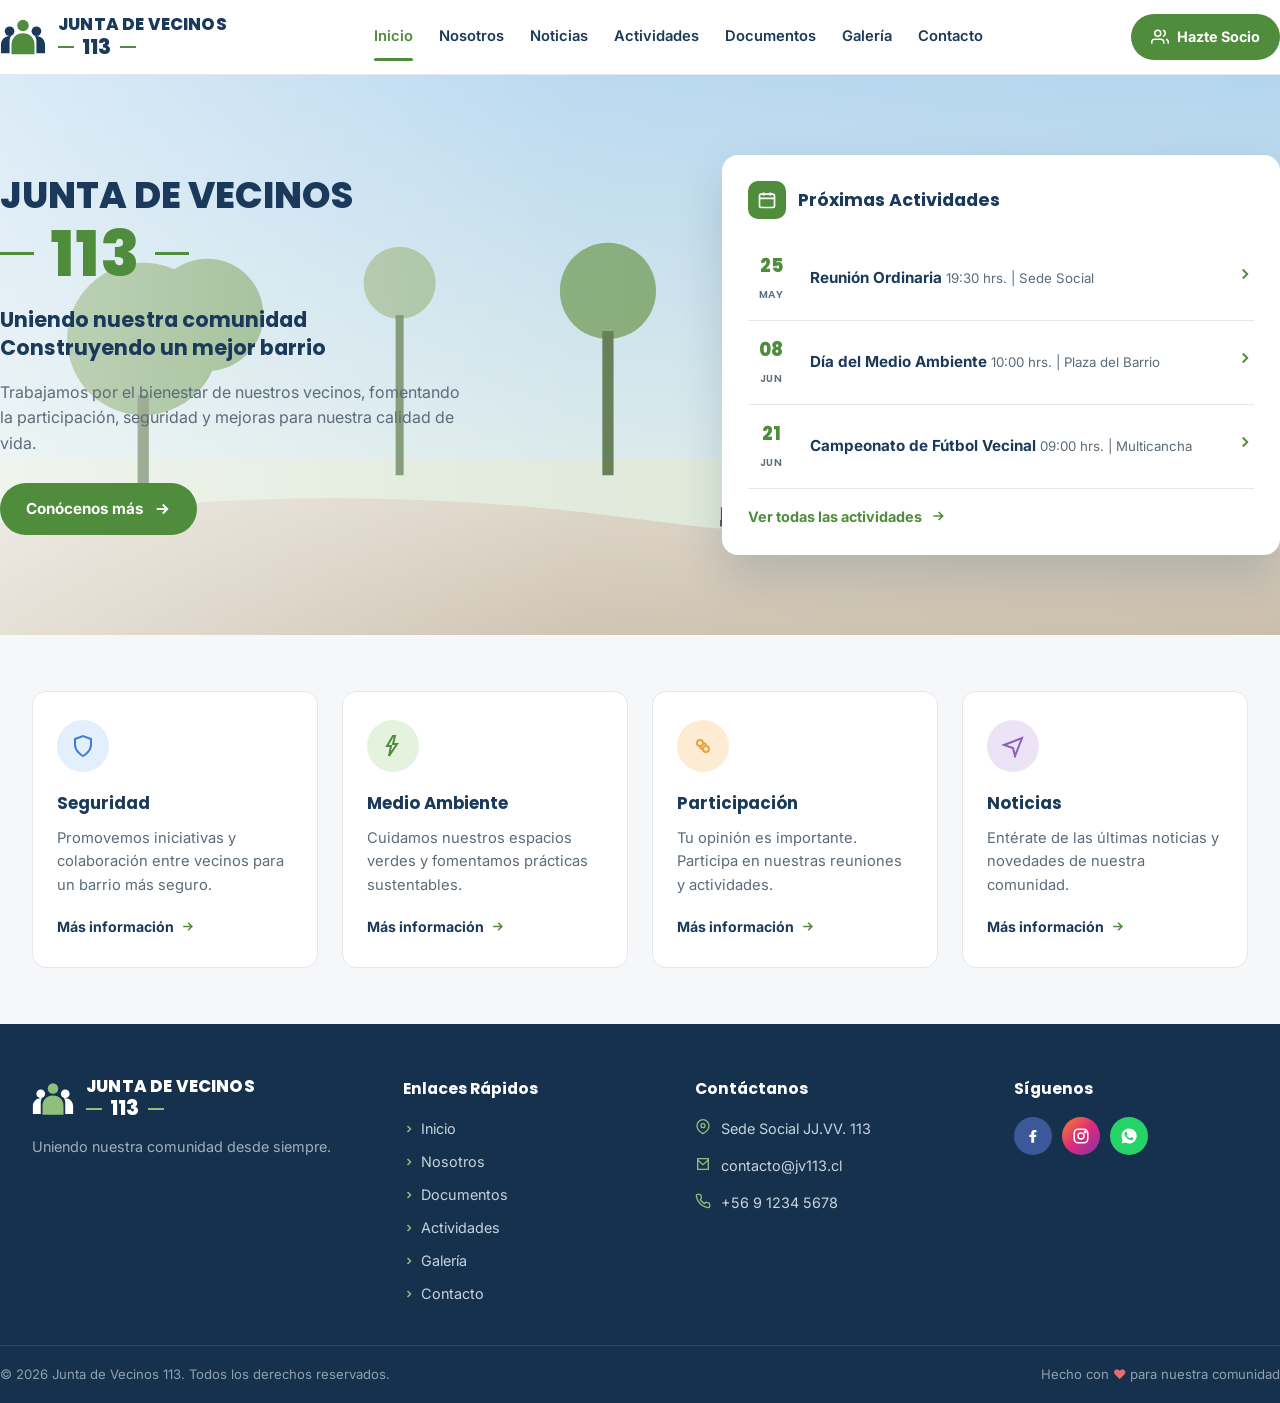
<file: index.html>
<!DOCTYPE html>
<html lang="es">
<head>
<meta charset="UTF-8">
<meta name="viewport" content="width=device-width, initial-scale=1.0">
<title>Junta de Vecinos 113</title>
<meta name="description" content="Sitio oficial de la Junta de Vecinos 113: noticias del barrio, actividades, documentos e inscripción de emprendimientos.">
<link rel="stylesheet" href="css/styles.css">
</head>
<body>

<header class="site">
  <div class="wrap nav-row">
    <a href="index.html" class="brand">
      <svg class="brand-mark" viewBox="0 0 48 48" fill="none" xmlns="http://www.w3.org/2000/svg">
        <circle cx="24" cy="12" r="6" fill="#4F8C3B"/>
        <circle cx="10" cy="18" r="5" fill="#1B3A5B"/>
        <circle cx="38" cy="18" r="5" fill="#1B3A5B"/>
        <path d="M24 20c-7 0-12 5-12 12v10h24V32c0-7-5-12-12-12Z" fill="#4F8C3B"/>
        <path d="M10 23c-5 0-9 4-9 9v9h9V28c0-2 .6-3.8 1.7-5.3A9 9 0 0 0 10 23Z" fill="#1B3A5B"/>
        <path d="M38 23c5 0 9 4 9 9v9h-9V28c0-2-.6-3.8-1.7-5.3A9 9 0 0 1 38 23Z" fill="#1B3A5B"/>
      </svg>
      <span class="brand-text">Junta de Vecinos<span class="num">113</span></span>
    </a>
    <button class="menu-toggle" aria-label="Abrir menú" aria-expanded="false">Menú</button>
    <nav class="menu">
      <a href="index.html" class="active">Inicio</a>
      <a href="nosotros.html">Nosotros</a>
      <a href="noticias.html">Noticias</a>
      <a href="actividades.html">Actividades</a>
      <a href="documentos.html">Documentos</a>
      <a href="galeria.html">Galería</a>
      <a href="contacto.html">Contacto</a>
    </nav>
    <a href="contacto.html" class="btn-socio">
      <svg viewBox="0 0 24 24" fill="none" stroke="currentColor" stroke-width="2"><path d="M17 21v-2a4 4 0 0 0-4-4H5a4 4 0 0 0-4 4v2"/><circle cx="9" cy="7" r="4"/><path d="M23 21v-2a4 4 0 0 0-3-3.87M16 3.13a4 4 0 0 1 0 7.75"/></svg>
      <span>Hazte Socio</span>
    </a>
  </div>
</header>

<section class="hero">
  <img class="hero-photo" src="assets/hero-park.svg" alt="Plaza del barrio" data-img-key="hero">
  <div class="hero-scrim"></div>
  <div class="wrap hero-inner">
    <div class="hero-copy">
      <h1>Junta de Vecinos</h1>
      <div class="num-line"><span>113</span></div>
      <h2>Uniendo nuestra comunidad<br>Construyendo un mejor barrio</h2>
      <p>Trabajamos por el bienestar de nuestros vecinos, fomentando la participación, seguridad y mejoras para nuestra calidad de vida.</p>
      <a href="nosotros.html" class="btn-cta">
        Conócenos más
        <svg viewBox="0 0 24 24" fill="none" stroke="currentColor" stroke-width="2.5"><path d="M5 12h14M13 6l6 6-6 6"/></svg>
      </a>
    </div>

    <div class="activities-card">
      <div class="head">
        <div class="ic">
          <svg viewBox="0 0 24 24" fill="none" stroke="currentColor" stroke-width="2"><rect x="3" y="5" width="18" height="16" rx="2"/><path d="M16 3v4M8 3v4M3 10h18"/></svg>
        </div>
        <h3>Próximas Actividades</h3>
      </div>

      <a href="actividades.html" class="activity-item">
        <span class="date-badge"><span class="day">25</span><span class="mon">May</span></span>
        <span class="info">
          <span class="title">Reunión Ordinaria</span>
          <span class="meta">19:30 hrs. | Sede Social</span>
        </span>
        <span class="chev"><svg viewBox="0 0 24 24" fill="none" stroke="currentColor" stroke-width="2.5"><path d="M9 18l6-6-6-6"/></svg></span>
      </a>

      <a href="actividades.html" class="activity-item">
        <span class="date-badge"><span class="day">08</span><span class="mon">Jun</span></span>
        <span class="info">
          <span class="title">Día del Medio Ambiente</span>
          <span class="meta">10:00 hrs. | Plaza del Barrio</span>
        </span>
        <span class="chev"><svg viewBox="0 0 24 24" fill="none" stroke="currentColor" stroke-width="2.5"><path d="M9 18l6-6-6-6"/></svg></span>
      </a>

      <a href="actividades.html" class="activity-item">
        <span class="date-badge"><span class="day">21</span><span class="mon">Jun</span></span>
        <span class="info">
          <span class="title">Campeonato de Fútbol Vecinal</span>
          <span class="meta">09:00 hrs. | Multicancha</span>
        </span>
        <span class="chev"><svg viewBox="0 0 24 24" fill="none" stroke="currentColor" stroke-width="2.5"><path d="M9 18l6-6-6-6"/></svg></span>
      </a>

      <a href="actividades.html" class="see-all">
        Ver todas las actividades
        <svg viewBox="0 0 24 24" fill="none" stroke="currentColor" stroke-width="2.5"><path d="M5 12h14M13 6l6 6-6 6"/></svg>
      </a>
    </div>
  </div>
</section>

<section class="features">
  <div class="wrap feature-grid">
    <div class="feature-card blue">
      <div class="ic-circle"><svg viewBox="0 0 24 24" fill="none" stroke="currentColor" stroke-width="2"><path d="M12 22s8-4.5 8-11V5l-8-3-8 3v6c0 6.5 8 11 8 11Z"/></svg></div>
      <h3>Seguridad</h3>
      <p>Promovemos iniciativas y colaboración entre vecinos para un barrio más seguro.</p>
      <a href="nosotros.html" class="more">Más información
        <svg viewBox="0 0 24 24" fill="none" stroke="currentColor" stroke-width="2.5"><path d="M5 12h14M13 6l6 6-6 6"/></svg>
      </a>
    </div>

    <div class="feature-card green">
      <div class="ic-circle"><svg viewBox="0 0 24 24" fill="none" stroke="currentColor" stroke-width="2"><path d="M12 2 6 12h4l-2 10 8-12h-4l2-8Z"/></svg></div>
      <h3>Medio Ambiente</h3>
      <p>Cuidamos nuestros espacios verdes y fomentamos prácticas sustentables.</p>
      <a href="nosotros.html" class="more">Más información
        <svg viewBox="0 0 24 24" fill="none" stroke="currentColor" stroke-width="2.5"><path d="M5 12h14M13 6l6 6-6 6"/></svg>
      </a>
    </div>

    <div class="feature-card amber">
      <div class="ic-circle"><svg viewBox="0 0 24 24" fill="none" stroke="currentColor" stroke-width="2"><circle cx="9" cy="9" r="3"/><circle cx="15" cy="15" r="3"/><path d="M9 12v0a3 3 0 0 0 3 3M15 12v0a3 3 0 0 0-3-3"/></svg></div>
      <h3>Participación</h3>
      <p>Tu opinión es importante. Participa en nuestras reuniones y actividades.</p>
      <a href="actividades.html" class="more">Más información
        <svg viewBox="0 0 24 24" fill="none" stroke="currentColor" stroke-width="2.5"><path d="M5 12h14M13 6l6 6-6 6"/></svg>
      </a>
    </div>

    <div class="feature-card purple">
      <div class="ic-circle"><svg viewBox="0 0 24 24" fill="none" stroke="currentColor" stroke-width="2"><path d="M3 11l18-7-7 18-2-8-9-3Z"/></svg></div>
      <h3>Noticias</h3>
      <p>Entérate de las últimas noticias y novedades de nuestra comunidad.</p>
      <a href="noticias.html" class="more">Más información
        <svg viewBox="0 0 24 24" fill="none" stroke="currentColor" stroke-width="2.5"><path d="M5 12h14M13 6l6 6-6 6"/></svg>
      </a>
    </div>
  </div>
</section>

<footer class="site">
  <div class="wrap footer-grid">
    <div class="footer-col">
      <div class="footer-brand">
        <svg class="brand-mark" viewBox="0 0 48 48" fill="none" xmlns="http://www.w3.org/2000/svg">
          <circle cx="24" cy="12" r="6" fill="#8FBF7A"/>
          <circle cx="10" cy="18" r="5" fill="#FFFFFF"/>
          <circle cx="38" cy="18" r="5" fill="#FFFFFF"/>
          <path d="M24 20c-7 0-12 5-12 12v10h24V32c0-7-5-12-12-12Z" fill="#8FBF7A"/>
          <path d="M10 23c-5 0-9 4-9 9v9h9V28c0-2 .6-3.8 1.7-5.3A9 9 0 0 0 10 23Z" fill="#FFFFFF"/>
          <path d="M38 23c5 0 9 4 9 9v9h-9V28c0-2-.6-3.8-1.7-5.3A9 9 0 0 1 38 23Z" fill="#FFFFFF"/>
        </svg>
        <span class="brand-text">Junta de Vecinos<span class="num">113</span></span>
      </div>
      <p class="tag">Uniendo nuestra comunidad desde siempre.</p>
    </div>

    <div class="footer-col">
      <h4>Enlaces Rápidos</h4>
      <ul class="footer-links">
        <li><a href="index.html"><svg viewBox="0 0 24 24" fill="none" stroke="currentColor" stroke-width="3"><path d="M9 18l6-6-6-6"/></svg>Inicio</a></li>
        <li><a href="nosotros.html"><svg viewBox="0 0 24 24" fill="none" stroke="currentColor" stroke-width="3"><path d="M9 18l6-6-6-6"/></svg>Nosotros</a></li>
        <li><a href="documentos.html"><svg viewBox="0 0 24 24" fill="none" stroke="currentColor" stroke-width="3"><path d="M9 18l6-6-6-6"/></svg>Documentos</a></li>
        <li><a href="actividades.html"><svg viewBox="0 0 24 24" fill="none" stroke="currentColor" stroke-width="3"><path d="M9 18l6-6-6-6"/></svg>Actividades</a></li>
        <li><a href="galeria.html"><svg viewBox="0 0 24 24" fill="none" stroke="currentColor" stroke-width="3"><path d="M9 18l6-6-6-6"/></svg>Galería</a></li>
        <li><a href="contacto.html"><svg viewBox="0 0 24 24" fill="none" stroke="currentColor" stroke-width="3"><path d="M9 18l6-6-6-6"/></svg>Contacto</a></li>
      </ul>
    </div>

    <div class="footer-col">
      <h4>Contáctanos</h4>
      <ul class="footer-contact">
        <li><svg viewBox="0 0 24 24" fill="none" stroke="currentColor" stroke-width="2"><path d="M21 10c0 7-9 12-9 12s-9-5-9-12a9 9 0 0 1 18 0Z"/><circle cx="12" cy="10" r="3"/></svg>Sede Social JJ.VV. 113</li>
        <li><svg viewBox="0 0 24 24" fill="none" stroke="currentColor" stroke-width="2"><path d="M4 4h16v16H4V4Z"/><path d="m4 6 8 7 8-7"/></svg>contacto@jv113.cl</li>
        <li><svg viewBox="0 0 24 24" fill="none" stroke="currentColor" stroke-width="2"><path d="M22 16.9v3a2 2 0 0 1-2.2 2 19.8 19.8 0 0 1-8.6-3.1 19.5 19.5 0 0 1-6-6A19.8 19.8 0 0 1 2.1 4.2 2 2 0 0 1 4 2h3a2 2 0 0 1 2 1.7c.1.9.3 1.8.6 2.7a2 2 0 0 1-.4 2.1L8 9.9a16 16 0 0 0 6 6l1.4-1.4a2 2 0 0 1 2.1-.4c.9.3 1.8.5 2.7.6a2 2 0 0 1 1.8 2Z"/></svg>+56 9 1234 5678</li>
      </ul>
    </div>

    <div class="footer-col">
      <h4>Síguenos</h4>
      <div class="social-row">
        <a href="#" class="fb" aria-label="Facebook"><svg viewBox="0 0 24 24" fill="currentColor"><path d="M13.5 21v-7.6h2.6l.4-3h-3v-1.9c0-.9.2-1.5 1.5-1.5h1.6V4.3C15.9 4.2 14.9 4 13.7 4c-2.4 0-4 1.5-4 4.2v2.2H7.1v3h2.6V21h3.8Z"/></svg></a>
        <a href="#" class="ig" aria-label="Instagram"><svg viewBox="0 0 24 24" fill="none" stroke="currentColor" stroke-width="2"><rect x="3" y="3" width="18" height="18" rx="5"/><circle cx="12" cy="12" r="4"/><circle cx="17.5" cy="6.5" r="1"/></svg></a>
        <a href="#" class="wa" aria-label="WhatsApp"><svg viewBox="0 0 24 24" fill="currentColor"><path d="M12 2a10 10 0 0 0-8.6 15L2 22l5.2-1.4A10 10 0 1 0 12 2Zm5.7 14.3c-.2.6-1.4 1.2-1.9 1.3-.5.1-1.1.1-1.8-.1-.4-.1-1-.3-1.7-.6-3-1.3-4.9-4.3-5.1-4.5-.1-.2-1.2-1.6-1.2-3.1s.8-2.2 1.1-2.5c.3-.3.6-.4.8-.4h.6c.2 0 .4 0 .6.5.2.6.7 1.9.8 2 .1.2.1.4 0 .6-.1.2-.2.3-.3.5-.2.2-.3.3-.5.5-.2.2-.3.4-.1.7.2.3.8 1.3 1.7 2.1 1.2 1 2.1 1.4 2.4 1.5.3.1.5.1.7-.1.2-.2.7-.8.9-1.1.2-.3.4-.2.6-.1.2.1 1.5.7 1.8.9.3.1.5.2.5.3.1.2.1.7-.1 1.3Z"/></svg></a>
      </div>
    </div>
  </div>

  <div class="wrap footer-bottom">
    <span>© 2026 Junta de Vecinos 113. Todos los derechos reservados.</span>
    <span>Hecho con <span class="heart">♥</span> para nuestra comunidad</span>
  </div>
</footer>

<script src="js/supabase-config.js"></script>
<script src="js/site-images.js"></script>
<script src="js/main.js"></script>
</body>
</html>
</file>
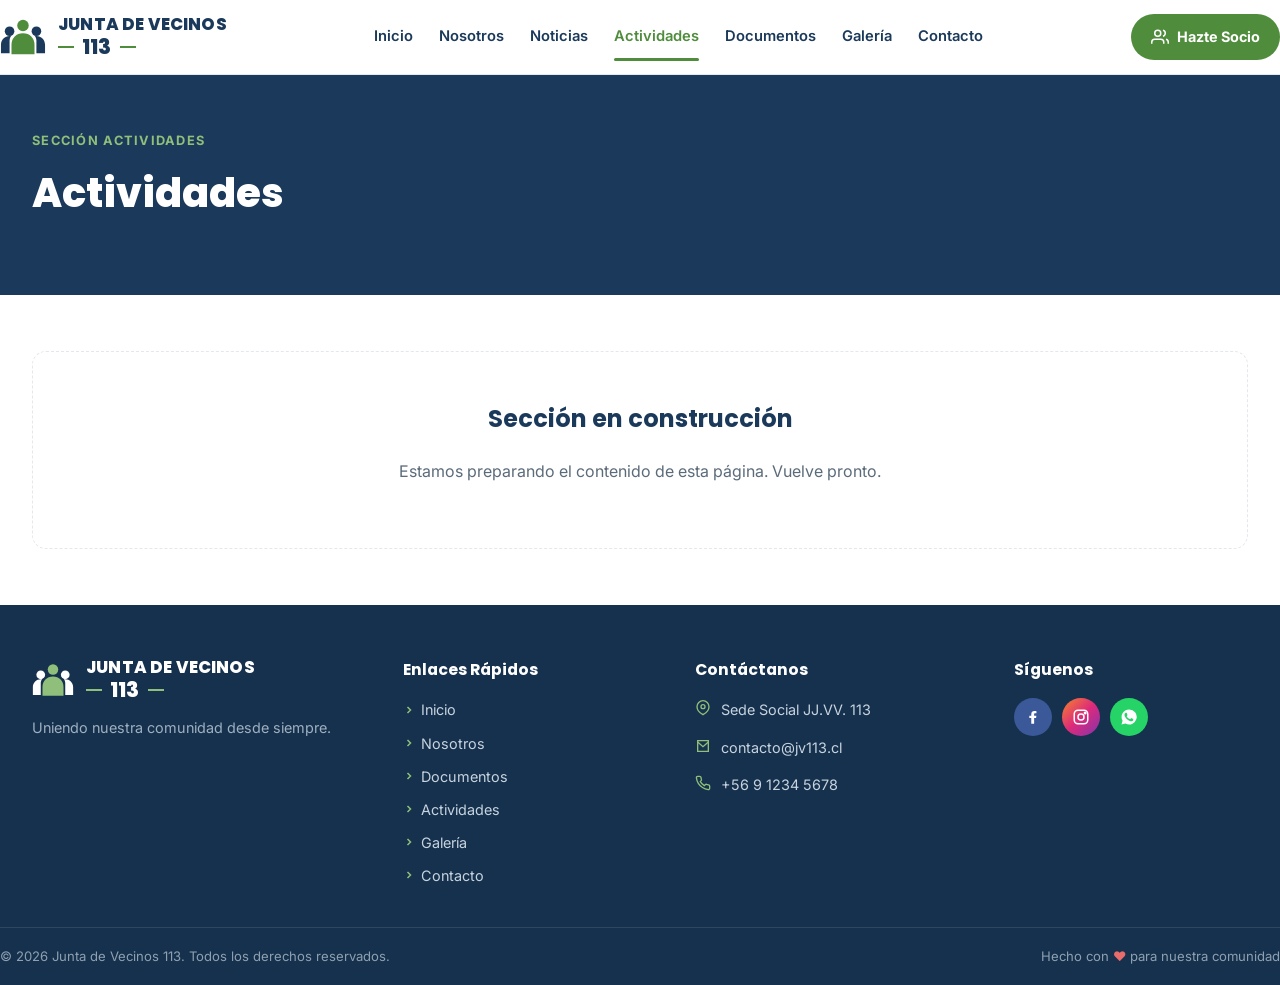
<file: actividades.html>
<!DOCTYPE html>
<html lang="es">
<head>
<meta charset="UTF-8">
<meta name="viewport" content="width=device-width, initial-scale=1.0">
<title>Actividades — Junta de Vecinos 113</title>
<meta name="description" content="Calendario de actividades y eventos de la Junta de Vecinos 113.">
<link rel="stylesheet" href="css/styles.css">
</head>
<body>

<header class="site">
  <div class="wrap nav-row">
    <a href="index.html" class="brand">
      <svg class="brand-mark" viewBox="0 0 48 48" fill="none" xmlns="http://www.w3.org/2000/svg">
        <circle cx="24" cy="12" r="6" fill="#4F8C3B"/>
        <circle cx="10" cy="18" r="5" fill="#1B3A5B"/>
        <circle cx="38" cy="18" r="5" fill="#1B3A5B"/>
        <path d="M24 20c-7 0-12 5-12 12v10h24V32c0-7-5-12-12-12Z" fill="#4F8C3B"/>
        <path d="M10 23c-5 0-9 4-9 9v9h9V28c0-2 .6-3.8 1.7-5.3A9 9 0 0 0 10 23Z" fill="#1B3A5B"/>
        <path d="M38 23c5 0 9 4 9 9v9h-9V28c0-2-.6-3.8-1.7-5.3A9 9 0 0 1 38 23Z" fill="#1B3A5B"/>
      </svg>
      <span class="brand-text">Junta de Vecinos<span class="num">113</span></span>
    </a>
    <button class="menu-toggle" aria-label="Abrir menú" aria-expanded="false">Menú</button>
    <nav class="menu">
      <a href="index.html">Inicio</a>
      <a href="nosotros.html">Nosotros</a>
      <a href="noticias.html">Noticias</a>
      <a href="actividades.html" class="active">Actividades</a>
      <a href="documentos.html">Documentos</a>
      <a href="galeria.html">Galería</a>
      <a href="contacto.html">Contacto</a>
    </nav>
    <a href="contacto.html" class="btn-socio">
      <svg viewBox="0 0 24 24" fill="none" stroke="currentColor" stroke-width="2"><path d="M17 21v-2a4 4 0 0 0-4-4H5a4 4 0 0 0-4 4v2"/><circle cx="9" cy="7" r="4"/><path d="M23 21v-2a4 4 0 0 0-3-3.87M16 3.13a4 4 0 0 1 0 7.75"/></svg>
      <span>Hazte Socio</span>
    </a>
  </div>
</header>

<section class="page-hero">
  <div class="wrap">
    <p class="eyebrow">Sección actividades</p>
    <h1>Actividades</h1>
  </div>
</section>

<section class="content">
  <div class="wrap">
    <div class="stub-box">
      <h2>Sección en construcción</h2>
      <p>Estamos preparando el contenido de esta página. Vuelve pronto.</p>
    </div>
  </div>
</section>

<footer class="site">
  <div class="wrap footer-grid">
    <div class="footer-col">
      <div class="footer-brand">
        <svg class="brand-mark" viewBox="0 0 48 48" fill="none" xmlns="http://www.w3.org/2000/svg">
          <circle cx="24" cy="12" r="6" fill="#8FBF7A"/>
          <circle cx="10" cy="18" r="5" fill="#FFFFFF"/>
          <circle cx="38" cy="18" r="5" fill="#FFFFFF"/>
          <path d="M24 20c-7 0-12 5-12 12v10h24V32c0-7-5-12-12-12Z" fill="#8FBF7A"/>
          <path d="M10 23c-5 0-9 4-9 9v9h9V28c0-2 .6-3.8 1.7-5.3A9 9 0 0 0 10 23Z" fill="#FFFFFF"/>
          <path d="M38 23c5 0 9 4 9 9v9h-9V28c0-2-.6-3.8-1.7-5.3A9 9 0 0 1 38 23Z" fill="#FFFFFF"/>
        </svg>
        <span class="brand-text">Junta de Vecinos<span class="num">113</span></span>
      </div>
      <p class="tag">Uniendo nuestra comunidad desde siempre.</p>
    </div>

    <div class="footer-col">
      <h4>Enlaces Rápidos</h4>
      <ul class="footer-links">
        <li><a href="index.html"><svg viewBox="0 0 24 24" fill="none" stroke="currentColor" stroke-width="3"><path d="M9 18l6-6-6-6"/></svg>Inicio</a></li>
        <li><a href="nosotros.html"><svg viewBox="0 0 24 24" fill="none" stroke="currentColor" stroke-width="3"><path d="M9 18l6-6-6-6"/></svg>Nosotros</a></li>
        <li><a href="documentos.html"><svg viewBox="0 0 24 24" fill="none" stroke="currentColor" stroke-width="3"><path d="M9 18l6-6-6-6"/></svg>Documentos</a></li>
        <li><a href="actividades.html"><svg viewBox="0 0 24 24" fill="none" stroke="currentColor" stroke-width="3"><path d="M9 18l6-6-6-6"/></svg>Actividades</a></li>
        <li><a href="galeria.html"><svg viewBox="0 0 24 24" fill="none" stroke="currentColor" stroke-width="3"><path d="M9 18l6-6-6-6"/></svg>Galería</a></li>
        <li><a href="contacto.html"><svg viewBox="0 0 24 24" fill="none" stroke="currentColor" stroke-width="3"><path d="M9 18l6-6-6-6"/></svg>Contacto</a></li>
      </ul>
    </div>

    <div class="footer-col">
      <h4>Contáctanos</h4>
      <ul class="footer-contact">
        <li><svg viewBox="0 0 24 24" fill="none" stroke="currentColor" stroke-width="2"><path d="M21 10c0 7-9 12-9 12s-9-5-9-12a9 9 0 0 1 18 0Z"/><circle cx="12" cy="10" r="3"/></svg>Sede Social JJ.VV. 113</li>
        <li><svg viewBox="0 0 24 24" fill="none" stroke="currentColor" stroke-width="2"><path d="M4 4h16v16H4V4Z"/><path d="m4 6 8 7 8-7"/></svg>contacto@jv113.cl</li>
        <li><svg viewBox="0 0 24 24" fill="none" stroke="currentColor" stroke-width="2"><path d="M22 16.9v3a2 2 0 0 1-2.2 2 19.8 19.8 0 0 1-8.6-3.1 19.5 19.5 0 0 1-6-6A19.8 19.8 0 0 1 2.1 4.2 2 2 0 0 1 4 2h3a2 2 0 0 1 2 1.7c.1.9.3 1.8.6 2.7a2 2 0 0 1-.4 2.1L8 9.9a16 16 0 0 0 6 6l1.4-1.4a2 2 0 0 1 2.1-.4c.9.3 1.8.5 2.7.6a2 2 0 0 1 1.8 2Z"/></svg>+56 9 1234 5678</li>
      </ul>
    </div>

    <div class="footer-col">
      <h4>Síguenos</h4>
      <div class="social-row">
        <a href="#" class="fb" aria-label="Facebook"><svg viewBox="0 0 24 24" fill="currentColor"><path d="M13.5 21v-7.6h2.6l.4-3h-3v-1.9c0-.9.2-1.5 1.5-1.5h1.6V4.3C15.9 4.2 14.9 4 13.7 4c-2.4 0-4 1.5-4 4.2v2.2H7.1v3h2.6V21h3.8Z"/></svg></a>
        <a href="#" class="ig" aria-label="Instagram"><svg viewBox="0 0 24 24" fill="none" stroke="currentColor" stroke-width="2"><rect x="3" y="3" width="18" height="18" rx="5"/><circle cx="12" cy="12" r="4"/><circle cx="17.5" cy="6.5" r="1"/></svg></a>
        <a href="#" class="wa" aria-label="WhatsApp"><svg viewBox="0 0 24 24" fill="currentColor"><path d="M12 2a10 10 0 0 0-8.6 15L2 22l5.2-1.4A10 10 0 1 0 12 2Zm5.7 14.3c-.2.6-1.4 1.2-1.9 1.3-.5.1-1.1.1-1.8-.1-.4-.1-1-.3-1.7-.6-3-1.3-4.9-4.3-5.1-4.5-.1-.2-1.2-1.6-1.2-3.1s.8-2.2 1.1-2.5c.3-.3.6-.4.8-.4h.6c.2 0 .4 0 .6.5.2.6.7 1.9.8 2 .1.2.1.4 0 .6-.1.2-.2.3-.3.5-.2.2-.3.3-.5.5-.2.2-.3.4-.1.7.2.3.8 1.3 1.7 2.1 1.2 1 2.1 1.4 2.4 1.5.3.1.5.1.7-.1.2-.2.7-.8.9-1.1.2-.3.4-.2.6-.1.2.1 1.5.7 1.8.9.3.1.5.2.5.3.1.2.1.7-.1 1.3Z"/></svg></a>
      </div>
    </div>
  </div>

  <div class="wrap footer-bottom">
    <span>© 2026 Junta de Vecinos 113. Todos los derechos reservados.</span>
    <span>Hecho con <span class="heart">♥</span> para nuestra comunidad</span>
  </div>
</footer>

<script src="js/supabase-config.js"></script>
<script src="js/site-images.js"></script>
<script src="js/main.js"></script>
</body>
</html>
</file>
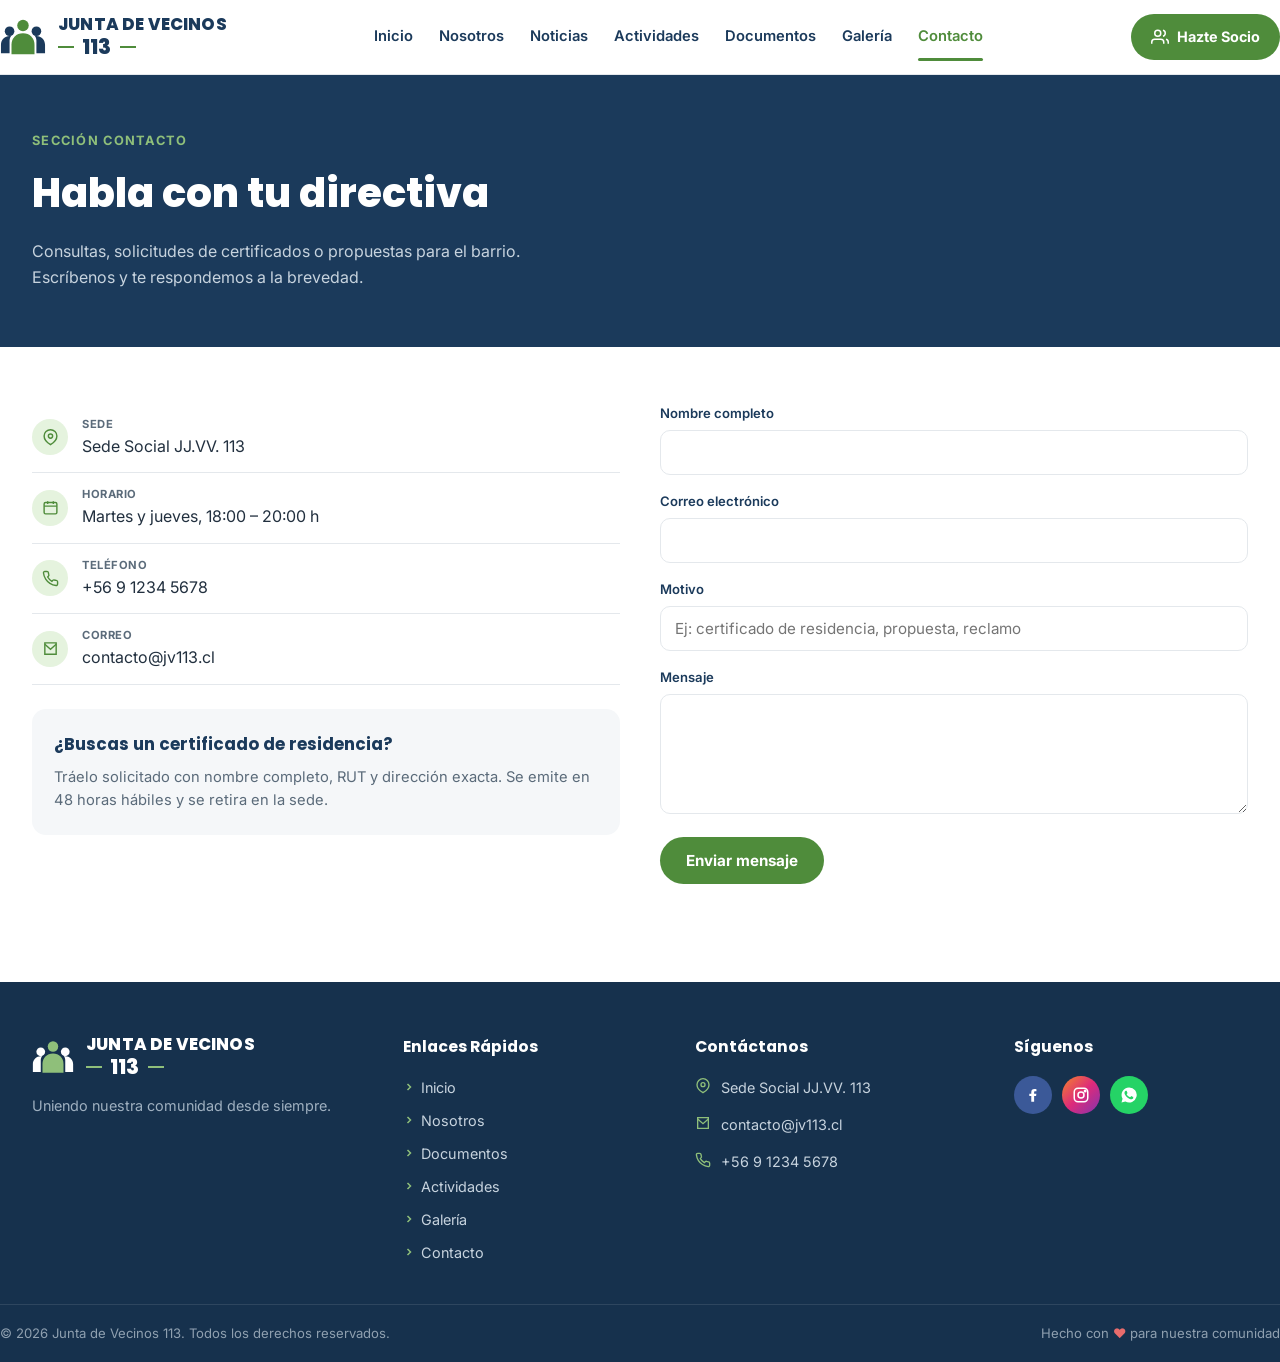
<file: contacto.html>
<!DOCTYPE html>
<html lang="es">
<head>
<meta charset="UTF-8">
<meta name="viewport" content="width=device-width, initial-scale=1.0">
<title>Contacto — Junta de Vecinos 113</title>
<meta name="description" content="Contacta a la directiva de la Junta de Vecinos 113: dirección de la sede, horarios y formulario de contacto.">
<link rel="stylesheet" href="css/styles.css">
</head>
<body>

<header class="site">
  <div class="wrap nav-row">
    <a href="index.html" class="brand">
      <svg class="brand-mark" viewBox="0 0 48 48" fill="none" xmlns="http://www.w3.org/2000/svg">
        <circle cx="24" cy="12" r="6" fill="#4F8C3B"/>
        <circle cx="10" cy="18" r="5" fill="#1B3A5B"/>
        <circle cx="38" cy="18" r="5" fill="#1B3A5B"/>
        <path d="M24 20c-7 0-12 5-12 12v10h24V32c0-7-5-12-12-12Z" fill="#4F8C3B"/>
        <path d="M10 23c-5 0-9 4-9 9v9h9V28c0-2 .6-3.8 1.7-5.3A9 9 0 0 0 10 23Z" fill="#1B3A5B"/>
        <path d="M38 23c5 0 9 4 9 9v9h-9V28c0-2-.6-3.8-1.7-5.3A9 9 0 0 1 38 23Z" fill="#1B3A5B"/>
      </svg>
      <span class="brand-text">Junta de Vecinos<span class="num">113</span></span>
    </a>
    <button class="menu-toggle" aria-label="Abrir menú" aria-expanded="false">Menú</button>
    <nav class="menu">
      <a href="index.html">Inicio</a>
      <a href="nosotros.html">Nosotros</a>
      <a href="noticias.html">Noticias</a>
      <a href="actividades.html">Actividades</a>
      <a href="documentos.html">Documentos</a>
      <a href="galeria.html">Galería</a>
      <a href="contacto.html" class="active">Contacto</a>
    </nav>
    <a href="contacto.html" class="btn-socio">
      <svg viewBox="0 0 24 24" fill="none" stroke="currentColor" stroke-width="2"><path d="M17 21v-2a4 4 0 0 0-4-4H5a4 4 0 0 0-4 4v2"/><circle cx="9" cy="7" r="4"/><path d="M23 21v-2a4 4 0 0 0-3-3.87M16 3.13a4 4 0 0 1 0 7.75"/></svg>
      <span>Hazte Socio</span>
    </a>
  </div>
</header>

<section class="page-hero">
  <div class="wrap">
    <p class="eyebrow">Sección contacto</p>
    <h1>Habla con tu directiva</h1>
    <p>Consultas, solicitudes de certificados o propuestas para el barrio. Escríbenos y te respondemos a la brevedad.</p>
  </div>
</section>

<section class="content">
  <div class="wrap contact-grid">
    <div>
      <ul class="info-list">
        <li>
          <span class="ic"><svg viewBox="0 0 24 24" fill="none" stroke="currentColor" stroke-width="2"><path d="M21 10c0 7-9 12-9 12s-9-5-9-12a9 9 0 0 1 18 0Z"/><circle cx="12" cy="10" r="3"/></svg></span>
          <span><span class="label">Sede</span>Sede Social JJ.VV. 113</span>
        </li>
        <li>
          <span class="ic"><svg viewBox="0 0 24 24" fill="none" stroke="currentColor" stroke-width="2"><rect x="3" y="5" width="18" height="16" rx="2"/><path d="M16 3v4M8 3v4M3 10h18"/></svg></span>
          <span><span class="label">Horario</span>Martes y jueves, 18:00 – 20:00 h</span>
        </li>
        <li>
          <span class="ic"><svg viewBox="0 0 24 24" fill="none" stroke="currentColor" stroke-width="2"><path d="M22 16.9v3a2 2 0 0 1-2.2 2 19.8 19.8 0 0 1-8.6-3.1 19.5 19.5 0 0 1-6-6A19.8 19.8 0 0 1 2.1 4.2 2 2 0 0 1 4 2h3a2 2 0 0 1 2 1.7c.1.9.3 1.8.6 2.7a2 2 0 0 1-.4 2.1L8 9.9a16 16 0 0 0 6 6l1.4-1.4a2 2 0 0 1 2.1-.4c.9.3 1.8.5 2.7.6a2 2 0 0 1 1.8 2Z"/></svg></span>
          <span><span class="label">Teléfono</span>+56 9 1234 5678</span>
        </li>
        <li>
          <span class="ic"><svg viewBox="0 0 24 24" fill="none" stroke="currentColor" stroke-width="2"><path d="M4 4h16v16H4V4Z"/><path d="m4 6 8 7 8-7"/></svg></span>
          <span><span class="label">Correo</span>contacto@jv113.cl</span>
        </li>
      </ul>
      <div class="info-card">
        <h3>¿Buscas un certificado de residencia?</h3>
        <p>Tráelo solicitado con nombre completo, RUT y dirección exacta. Se emite en 48 horas hábiles y se retira en la sede.</p>
      </div>
    </div>

    <form class="contact-form">
      <div class="field">
        <label for="nombre">Nombre completo</label>
        <input type="text" id="nombre" name="nombre" required>
      </div>
      <div class="field">
        <label for="correo">Correo electrónico</label>
        <input type="email" id="correo" name="correo" required>
      </div>
      <div class="field">
        <label for="motivo">Motivo</label>
        <input type="text" id="motivo" name="motivo" placeholder="Ej: certificado de residencia, propuesta, reclamo">
      </div>
      <div class="field">
        <label for="mensaje">Mensaje</label>
        <textarea id="mensaje" name="mensaje" required></textarea>
      </div>
      <button type="submit" class="btn-cta" style="align-self: flex-start; border: none; cursor: pointer;">Enviar mensaje</button>
      <p class="form-status form-note"></p>
    </form>
  </div>
</section>

<footer class="site">
  <div class="wrap footer-grid">
    <div class="footer-col">
      <div class="footer-brand">
        <svg class="brand-mark" viewBox="0 0 48 48" fill="none" xmlns="http://www.w3.org/2000/svg">
          <circle cx="24" cy="12" r="6" fill="#8FBF7A"/>
          <circle cx="10" cy="18" r="5" fill="#FFFFFF"/>
          <circle cx="38" cy="18" r="5" fill="#FFFFFF"/>
          <path d="M24 20c-7 0-12 5-12 12v10h24V32c0-7-5-12-12-12Z" fill="#8FBF7A"/>
          <path d="M10 23c-5 0-9 4-9 9v9h9V28c0-2 .6-3.8 1.7-5.3A9 9 0 0 0 10 23Z" fill="#FFFFFF"/>
          <path d="M38 23c5 0 9 4 9 9v9h-9V28c0-2-.6-3.8-1.7-5.3A9 9 0 0 1 38 23Z" fill="#FFFFFF"/>
        </svg>
        <span class="brand-text">Junta de Vecinos<span class="num">113</span></span>
      </div>
      <p class="tag">Uniendo nuestra comunidad desde siempre.</p>
    </div>

    <div class="footer-col">
      <h4>Enlaces Rápidos</h4>
      <ul class="footer-links">
        <li><a href="index.html"><svg viewBox="0 0 24 24" fill="none" stroke="currentColor" stroke-width="3"><path d="M9 18l6-6-6-6"/></svg>Inicio</a></li>
        <li><a href="nosotros.html"><svg viewBox="0 0 24 24" fill="none" stroke="currentColor" stroke-width="3"><path d="M9 18l6-6-6-6"/></svg>Nosotros</a></li>
        <li><a href="documentos.html"><svg viewBox="0 0 24 24" fill="none" stroke="currentColor" stroke-width="3"><path d="M9 18l6-6-6-6"/></svg>Documentos</a></li>
        <li><a href="actividades.html"><svg viewBox="0 0 24 24" fill="none" stroke="currentColor" stroke-width="3"><path d="M9 18l6-6-6-6"/></svg>Actividades</a></li>
        <li><a href="galeria.html"><svg viewBox="0 0 24 24" fill="none" stroke="currentColor" stroke-width="3"><path d="M9 18l6-6-6-6"/></svg>Galería</a></li>
        <li><a href="contacto.html"><svg viewBox="0 0 24 24" fill="none" stroke="currentColor" stroke-width="3"><path d="M9 18l6-6-6-6"/></svg>Contacto</a></li>
      </ul>
    </div>

    <div class="footer-col">
      <h4>Contáctanos</h4>
      <ul class="footer-contact">
        <li><svg viewBox="0 0 24 24" fill="none" stroke="currentColor" stroke-width="2"><path d="M21 10c0 7-9 12-9 12s-9-5-9-12a9 9 0 0 1 18 0Z"/><circle cx="12" cy="10" r="3"/></svg>Sede Social JJ.VV. 113</li>
        <li><svg viewBox="0 0 24 24" fill="none" stroke="currentColor" stroke-width="2"><path d="M4 4h16v16H4V4Z"/><path d="m4 6 8 7 8-7"/></svg>contacto@jv113.cl</li>
        <li><svg viewBox="0 0 24 24" fill="none" stroke="currentColor" stroke-width="2"><path d="M22 16.9v3a2 2 0 0 1-2.2 2 19.8 19.8 0 0 1-8.6-3.1 19.5 19.5 0 0 1-6-6A19.8 19.8 0 0 1 2.1 4.2 2 2 0 0 1 4 2h3a2 2 0 0 1 2 1.7c.1.9.3 1.8.6 2.7a2 2 0 0 1-.4 2.1L8 9.9a16 16 0 0 0 6 6l1.4-1.4a2 2 0 0 1 2.1-.4c.9.3 1.8.5 2.7.6a2 2 0 0 1 1.8 2Z"/></svg>+56 9 1234 5678</li>
      </ul>
    </div>

    <div class="footer-col">
      <h4>Síguenos</h4>
      <div class="social-row">
        <a href="#" class="fb" aria-label="Facebook"><svg viewBox="0 0 24 24" fill="currentColor"><path d="M13.5 21v-7.6h2.6l.4-3h-3v-1.9c0-.9.2-1.5 1.5-1.5h1.6V4.3C15.9 4.2 14.9 4 13.7 4c-2.4 0-4 1.5-4 4.2v2.2H7.1v3h2.6V21h3.8Z"/></svg></a>
        <a href="#" class="ig" aria-label="Instagram"><svg viewBox="0 0 24 24" fill="none" stroke="currentColor" stroke-width="2"><rect x="3" y="3" width="18" height="18" rx="5"/><circle cx="12" cy="12" r="4"/><circle cx="17.5" cy="6.5" r="1"/></svg></a>
        <a href="#" class="wa" aria-label="WhatsApp"><svg viewBox="0 0 24 24" fill="currentColor"><path d="M12 2a10 10 0 0 0-8.6 15L2 22l5.2-1.4A10 10 0 1 0 12 2Zm5.7 14.3c-.2.6-1.4 1.2-1.9 1.3-.5.1-1.1.1-1.8-.1-.4-.1-1-.3-1.7-.6-3-1.3-4.9-4.3-5.1-4.5-.1-.2-1.2-1.6-1.2-3.1s.8-2.2 1.1-2.5c.3-.3.6-.4.8-.4h.6c.2 0 .4 0 .6.5.2.6.7 1.9.8 2 .1.2.1.4 0 .6-.1.2-.2.3-.3.5-.2.2-.3.3-.5.5-.2.2-.3.4-.1.7.2.3.8 1.3 1.7 2.1 1.2 1 2.1 1.4 2.4 1.5.3.1.5.1.7-.1.2-.2.7-.8.9-1.1.2-.3.4-.2.6-.1.2.1 1.5.7 1.8.9.3.1.5.2.5.3.1.2.1.7-.1 1.3Z"/></svg></a>
      </div>
    </div>
  </div>

  <div class="wrap footer-bottom">
    <span>© 2026 Junta de Vecinos 113. Todos los derechos reservados.</span>
    <span>Hecho con <span class="heart">♥</span> para nuestra comunidad</span>
  </div>
</footer>

<script src="js/supabase-config.js"></script>
<script src="js/site-images.js"></script>
<script src="js/main.js"></script>
</body>
</html>
</file>
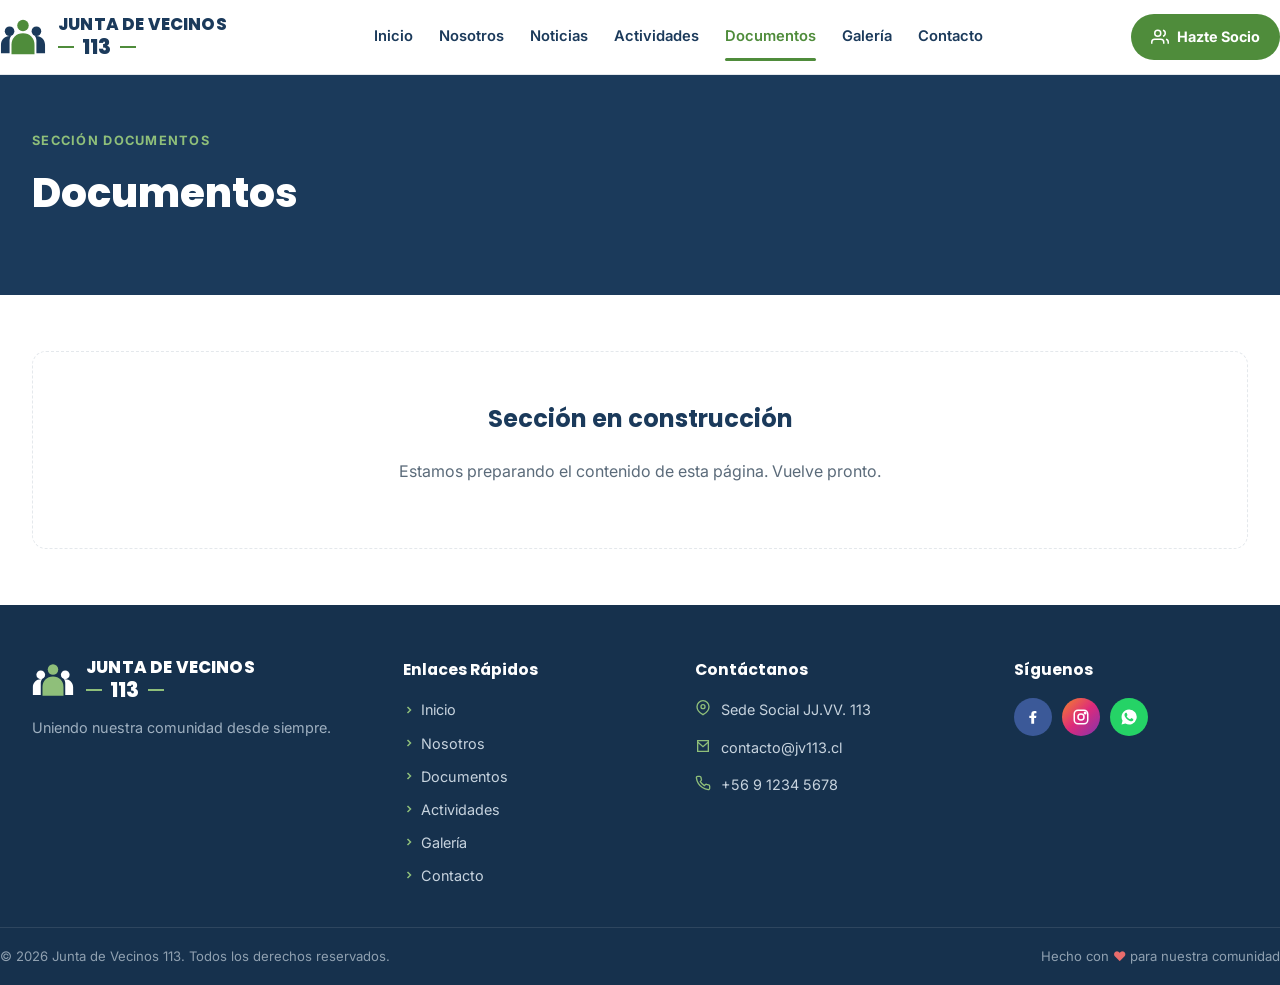
<file: documentos.html>
<!DOCTYPE html>
<html lang="es">
<head>
<meta charset="UTF-8">
<meta name="viewport" content="width=device-width, initial-scale=1.0">
<title>Documentos — Junta de Vecinos 113</title>
<meta name="description" content="Actas, estatutos y documentos oficiales de la Junta de Vecinos 113.">
<link rel="stylesheet" href="css/styles.css">
</head>
<body>

<header class="site">
  <div class="wrap nav-row">
    <a href="index.html" class="brand">
      <svg class="brand-mark" viewBox="0 0 48 48" fill="none" xmlns="http://www.w3.org/2000/svg">
        <circle cx="24" cy="12" r="6" fill="#4F8C3B"/>
        <circle cx="10" cy="18" r="5" fill="#1B3A5B"/>
        <circle cx="38" cy="18" r="5" fill="#1B3A5B"/>
        <path d="M24 20c-7 0-12 5-12 12v10h24V32c0-7-5-12-12-12Z" fill="#4F8C3B"/>
        <path d="M10 23c-5 0-9 4-9 9v9h9V28c0-2 .6-3.8 1.7-5.3A9 9 0 0 0 10 23Z" fill="#1B3A5B"/>
        <path d="M38 23c5 0 9 4 9 9v9h-9V28c0-2-.6-3.8-1.7-5.3A9 9 0 0 1 38 23Z" fill="#1B3A5B"/>
      </svg>
      <span class="brand-text">Junta de Vecinos<span class="num">113</span></span>
    </a>
    <button class="menu-toggle" aria-label="Abrir menú" aria-expanded="false">Menú</button>
    <nav class="menu">
      <a href="index.html">Inicio</a>
      <a href="nosotros.html">Nosotros</a>
      <a href="noticias.html">Noticias</a>
      <a href="actividades.html">Actividades</a>
      <a href="documentos.html" class="active">Documentos</a>
      <a href="galeria.html">Galería</a>
      <a href="contacto.html">Contacto</a>
    </nav>
    <a href="contacto.html" class="btn-socio">
      <svg viewBox="0 0 24 24" fill="none" stroke="currentColor" stroke-width="2"><path d="M17 21v-2a4 4 0 0 0-4-4H5a4 4 0 0 0-4 4v2"/><circle cx="9" cy="7" r="4"/><path d="M23 21v-2a4 4 0 0 0-3-3.87M16 3.13a4 4 0 0 1 0 7.75"/></svg>
      <span>Hazte Socio</span>
    </a>
  </div>
</header>

<section class="page-hero">
  <div class="wrap">
    <p class="eyebrow">Sección documentos</p>
    <h1>Documentos</h1>
  </div>
</section>

<section class="content">
  <div class="wrap">
    <div class="stub-box">
      <h2>Sección en construcción</h2>
      <p>Estamos preparando el contenido de esta página. Vuelve pronto.</p>
    </div>
  </div>
</section>

<footer class="site">
  <div class="wrap footer-grid">
    <div class="footer-col">
      <div class="footer-brand">
        <svg class="brand-mark" viewBox="0 0 48 48" fill="none" xmlns="http://www.w3.org/2000/svg">
          <circle cx="24" cy="12" r="6" fill="#8FBF7A"/>
          <circle cx="10" cy="18" r="5" fill="#FFFFFF"/>
          <circle cx="38" cy="18" r="5" fill="#FFFFFF"/>
          <path d="M24 20c-7 0-12 5-12 12v10h24V32c0-7-5-12-12-12Z" fill="#8FBF7A"/>
          <path d="M10 23c-5 0-9 4-9 9v9h9V28c0-2 .6-3.8 1.7-5.3A9 9 0 0 0 10 23Z" fill="#FFFFFF"/>
          <path d="M38 23c5 0 9 4 9 9v9h-9V28c0-2-.6-3.8-1.7-5.3A9 9 0 0 1 38 23Z" fill="#FFFFFF"/>
        </svg>
        <span class="brand-text">Junta de Vecinos<span class="num">113</span></span>
      </div>
      <p class="tag">Uniendo nuestra comunidad desde siempre.</p>
    </div>

    <div class="footer-col">
      <h4>Enlaces Rápidos</h4>
      <ul class="footer-links">
        <li><a href="index.html"><svg viewBox="0 0 24 24" fill="none" stroke="currentColor" stroke-width="3"><path d="M9 18l6-6-6-6"/></svg>Inicio</a></li>
        <li><a href="nosotros.html"><svg viewBox="0 0 24 24" fill="none" stroke="currentColor" stroke-width="3"><path d="M9 18l6-6-6-6"/></svg>Nosotros</a></li>
        <li><a href="documentos.html"><svg viewBox="0 0 24 24" fill="none" stroke="currentColor" stroke-width="3"><path d="M9 18l6-6-6-6"/></svg>Documentos</a></li>
        <li><a href="actividades.html"><svg viewBox="0 0 24 24" fill="none" stroke="currentColor" stroke-width="3"><path d="M9 18l6-6-6-6"/></svg>Actividades</a></li>
        <li><a href="galeria.html"><svg viewBox="0 0 24 24" fill="none" stroke="currentColor" stroke-width="3"><path d="M9 18l6-6-6-6"/></svg>Galería</a></li>
        <li><a href="contacto.html"><svg viewBox="0 0 24 24" fill="none" stroke="currentColor" stroke-width="3"><path d="M9 18l6-6-6-6"/></svg>Contacto</a></li>
      </ul>
    </div>

    <div class="footer-col">
      <h4>Contáctanos</h4>
      <ul class="footer-contact">
        <li><svg viewBox="0 0 24 24" fill="none" stroke="currentColor" stroke-width="2"><path d="M21 10c0 7-9 12-9 12s-9-5-9-12a9 9 0 0 1 18 0Z"/><circle cx="12" cy="10" r="3"/></svg>Sede Social JJ.VV. 113</li>
        <li><svg viewBox="0 0 24 24" fill="none" stroke="currentColor" stroke-width="2"><path d="M4 4h16v16H4V4Z"/><path d="m4 6 8 7 8-7"/></svg>contacto@jv113.cl</li>
        <li><svg viewBox="0 0 24 24" fill="none" stroke="currentColor" stroke-width="2"><path d="M22 16.9v3a2 2 0 0 1-2.2 2 19.8 19.8 0 0 1-8.6-3.1 19.5 19.5 0 0 1-6-6A19.8 19.8 0 0 1 2.1 4.2 2 2 0 0 1 4 2h3a2 2 0 0 1 2 1.7c.1.9.3 1.8.6 2.7a2 2 0 0 1-.4 2.1L8 9.9a16 16 0 0 0 6 6l1.4-1.4a2 2 0 0 1 2.1-.4c.9.3 1.8.5 2.7.6a2 2 0 0 1 1.8 2Z"/></svg>+56 9 1234 5678</li>
      </ul>
    </div>

    <div class="footer-col">
      <h4>Síguenos</h4>
      <div class="social-row">
        <a href="#" class="fb" aria-label="Facebook"><svg viewBox="0 0 24 24" fill="currentColor"><path d="M13.5 21v-7.6h2.6l.4-3h-3v-1.9c0-.9.2-1.5 1.5-1.5h1.6V4.3C15.9 4.2 14.9 4 13.7 4c-2.4 0-4 1.5-4 4.2v2.2H7.1v3h2.6V21h3.8Z"/></svg></a>
        <a href="#" class="ig" aria-label="Instagram"><svg viewBox="0 0 24 24" fill="none" stroke="currentColor" stroke-width="2"><rect x="3" y="3" width="18" height="18" rx="5"/><circle cx="12" cy="12" r="4"/><circle cx="17.5" cy="6.5" r="1"/></svg></a>
        <a href="#" class="wa" aria-label="WhatsApp"><svg viewBox="0 0 24 24" fill="currentColor"><path d="M12 2a10 10 0 0 0-8.6 15L2 22l5.2-1.4A10 10 0 1 0 12 2Zm5.7 14.3c-.2.6-1.4 1.2-1.9 1.3-.5.1-1.1.1-1.8-.1-.4-.1-1-.3-1.7-.6-3-1.3-4.9-4.3-5.1-4.5-.1-.2-1.2-1.6-1.2-3.1s.8-2.2 1.1-2.5c.3-.3.6-.4.8-.4h.6c.2 0 .4 0 .6.5.2.6.7 1.9.8 2 .1.2.1.4 0 .6-.1.2-.2.3-.3.5-.2.2-.3.3-.5.5-.2.2-.3.4-.1.7.2.3.8 1.3 1.7 2.1 1.2 1 2.1 1.4 2.4 1.5.3.1.5.1.7-.1.2-.2.7-.8.9-1.1.2-.3.4-.2.6-.1.2.1 1.5.7 1.8.9.3.1.5.2.5.3.1.2.1.7-.1 1.3Z"/></svg></a>
      </div>
    </div>
  </div>

  <div class="wrap footer-bottom">
    <span>© 2026 Junta de Vecinos 113. Todos los derechos reservados.</span>
    <span>Hecho con <span class="heart">♥</span> para nuestra comunidad</span>
  </div>
</footer>

<script src="js/supabase-config.js"></script>
<script src="js/site-images.js"></script>
<script src="js/main.js"></script>
</body>
</html>
</file>
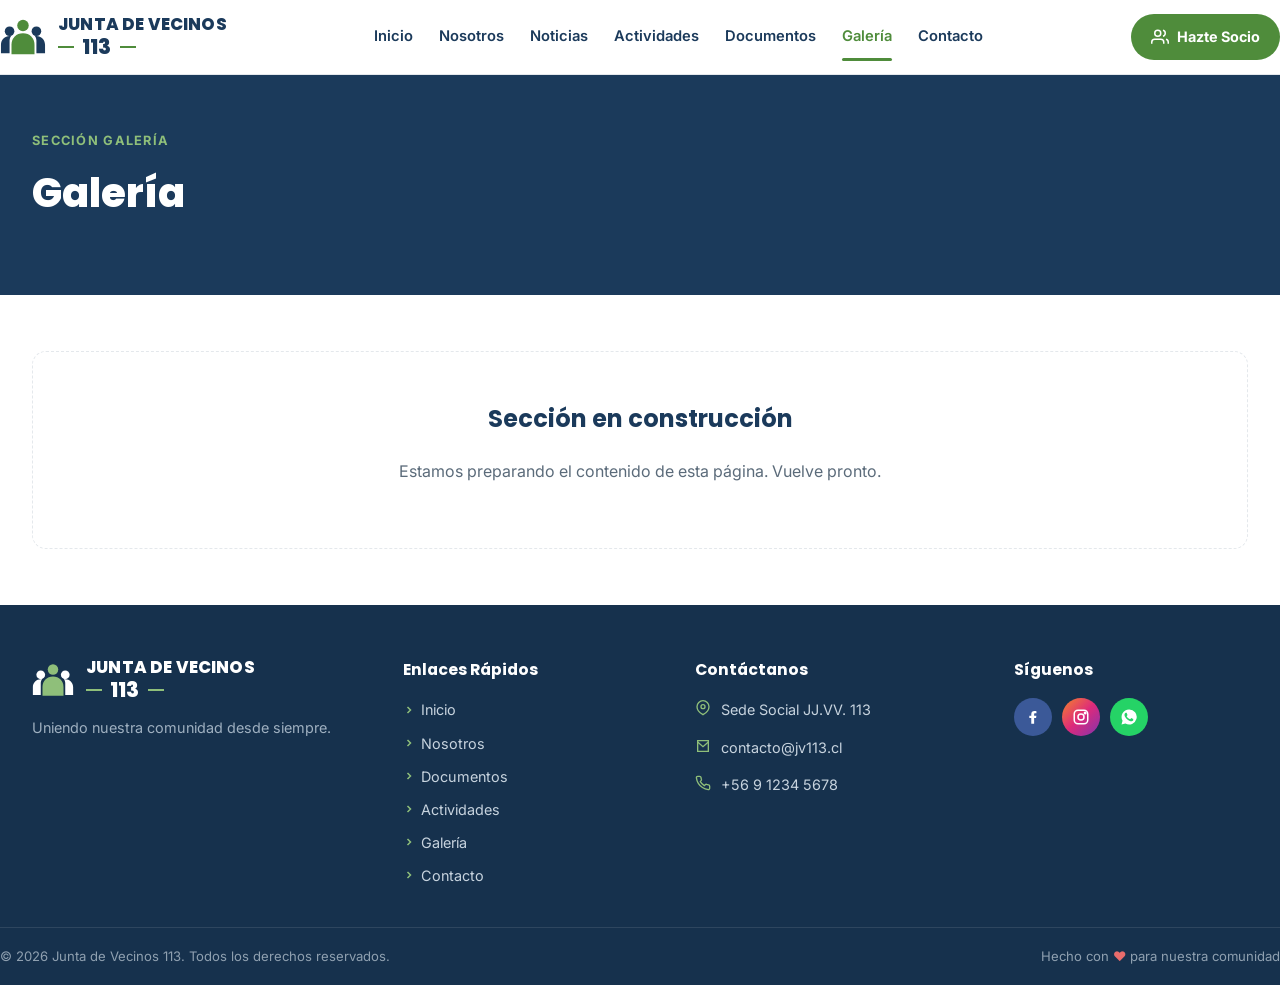
<file: galeria.html>
<!DOCTYPE html>
<html lang="es">
<head>
<meta charset="UTF-8">
<meta name="viewport" content="width=device-width, initial-scale=1.0">
<title>Galería — Junta de Vecinos 113</title>
<meta name="description" content="Fotografías de actividades y eventos del barrio.">
<link rel="stylesheet" href="css/styles.css">
</head>
<body>

<header class="site">
  <div class="wrap nav-row">
    <a href="index.html" class="brand">
      <svg class="brand-mark" viewBox="0 0 48 48" fill="none" xmlns="http://www.w3.org/2000/svg">
        <circle cx="24" cy="12" r="6" fill="#4F8C3B"/>
        <circle cx="10" cy="18" r="5" fill="#1B3A5B"/>
        <circle cx="38" cy="18" r="5" fill="#1B3A5B"/>
        <path d="M24 20c-7 0-12 5-12 12v10h24V32c0-7-5-12-12-12Z" fill="#4F8C3B"/>
        <path d="M10 23c-5 0-9 4-9 9v9h9V28c0-2 .6-3.8 1.7-5.3A9 9 0 0 0 10 23Z" fill="#1B3A5B"/>
        <path d="M38 23c5 0 9 4 9 9v9h-9V28c0-2-.6-3.8-1.7-5.3A9 9 0 0 1 38 23Z" fill="#1B3A5B"/>
      </svg>
      <span class="brand-text">Junta de Vecinos<span class="num">113</span></span>
    </a>
    <button class="menu-toggle" aria-label="Abrir menú" aria-expanded="false">Menú</button>
    <nav class="menu">
      <a href="index.html">Inicio</a>
      <a href="nosotros.html">Nosotros</a>
      <a href="noticias.html">Noticias</a>
      <a href="actividades.html">Actividades</a>
      <a href="documentos.html">Documentos</a>
      <a href="galeria.html" class="active">Galería</a>
      <a href="contacto.html">Contacto</a>
    </nav>
    <a href="contacto.html" class="btn-socio">
      <svg viewBox="0 0 24 24" fill="none" stroke="currentColor" stroke-width="2"><path d="M17 21v-2a4 4 0 0 0-4-4H5a4 4 0 0 0-4 4v2"/><circle cx="9" cy="7" r="4"/><path d="M23 21v-2a4 4 0 0 0-3-3.87M16 3.13a4 4 0 0 1 0 7.75"/></svg>
      <span>Hazte Socio</span>
    </a>
  </div>
</header>

<section class="page-hero">
  <div class="wrap">
    <p class="eyebrow">Sección galería</p>
    <h1>Galería</h1>
  </div>
</section>

<section class="content">
  <div class="wrap">
    <div class="stub-box">
      <h2>Sección en construcción</h2>
      <p>Estamos preparando el contenido de esta página. Vuelve pronto.</p>
    </div>
  </div>
</section>

<footer class="site">
  <div class="wrap footer-grid">
    <div class="footer-col">
      <div class="footer-brand">
        <svg class="brand-mark" viewBox="0 0 48 48" fill="none" xmlns="http://www.w3.org/2000/svg">
          <circle cx="24" cy="12" r="6" fill="#8FBF7A"/>
          <circle cx="10" cy="18" r="5" fill="#FFFFFF"/>
          <circle cx="38" cy="18" r="5" fill="#FFFFFF"/>
          <path d="M24 20c-7 0-12 5-12 12v10h24V32c0-7-5-12-12-12Z" fill="#8FBF7A"/>
          <path d="M10 23c-5 0-9 4-9 9v9h9V28c0-2 .6-3.8 1.7-5.3A9 9 0 0 0 10 23Z" fill="#FFFFFF"/>
          <path d="M38 23c5 0 9 4 9 9v9h-9V28c0-2-.6-3.8-1.7-5.3A9 9 0 0 1 38 23Z" fill="#FFFFFF"/>
        </svg>
        <span class="brand-text">Junta de Vecinos<span class="num">113</span></span>
      </div>
      <p class="tag">Uniendo nuestra comunidad desde siempre.</p>
    </div>

    <div class="footer-col">
      <h4>Enlaces Rápidos</h4>
      <ul class="footer-links">
        <li><a href="index.html"><svg viewBox="0 0 24 24" fill="none" stroke="currentColor" stroke-width="3"><path d="M9 18l6-6-6-6"/></svg>Inicio</a></li>
        <li><a href="nosotros.html"><svg viewBox="0 0 24 24" fill="none" stroke="currentColor" stroke-width="3"><path d="M9 18l6-6-6-6"/></svg>Nosotros</a></li>
        <li><a href="documentos.html"><svg viewBox="0 0 24 24" fill="none" stroke="currentColor" stroke-width="3"><path d="M9 18l6-6-6-6"/></svg>Documentos</a></li>
        <li><a href="actividades.html"><svg viewBox="0 0 24 24" fill="none" stroke="currentColor" stroke-width="3"><path d="M9 18l6-6-6-6"/></svg>Actividades</a></li>
        <li><a href="galeria.html"><svg viewBox="0 0 24 24" fill="none" stroke="currentColor" stroke-width="3"><path d="M9 18l6-6-6-6"/></svg>Galería</a></li>
        <li><a href="contacto.html"><svg viewBox="0 0 24 24" fill="none" stroke="currentColor" stroke-width="3"><path d="M9 18l6-6-6-6"/></svg>Contacto</a></li>
      </ul>
    </div>

    <div class="footer-col">
      <h4>Contáctanos</h4>
      <ul class="footer-contact">
        <li><svg viewBox="0 0 24 24" fill="none" stroke="currentColor" stroke-width="2"><path d="M21 10c0 7-9 12-9 12s-9-5-9-12a9 9 0 0 1 18 0Z"/><circle cx="12" cy="10" r="3"/></svg>Sede Social JJ.VV. 113</li>
        <li><svg viewBox="0 0 24 24" fill="none" stroke="currentColor" stroke-width="2"><path d="M4 4h16v16H4V4Z"/><path d="m4 6 8 7 8-7"/></svg>contacto@jv113.cl</li>
        <li><svg viewBox="0 0 24 24" fill="none" stroke="currentColor" stroke-width="2"><path d="M22 16.9v3a2 2 0 0 1-2.2 2 19.8 19.8 0 0 1-8.6-3.1 19.5 19.5 0 0 1-6-6A19.8 19.8 0 0 1 2.1 4.2 2 2 0 0 1 4 2h3a2 2 0 0 1 2 1.7c.1.9.3 1.8.6 2.7a2 2 0 0 1-.4 2.1L8 9.9a16 16 0 0 0 6 6l1.4-1.4a2 2 0 0 1 2.1-.4c.9.3 1.8.5 2.7.6a2 2 0 0 1 1.8 2Z"/></svg>+56 9 1234 5678</li>
      </ul>
    </div>

    <div class="footer-col">
      <h4>Síguenos</h4>
      <div class="social-row">
        <a href="#" class="fb" aria-label="Facebook"><svg viewBox="0 0 24 24" fill="currentColor"><path d="M13.5 21v-7.6h2.6l.4-3h-3v-1.9c0-.9.2-1.5 1.5-1.5h1.6V4.3C15.9 4.2 14.9 4 13.7 4c-2.4 0-4 1.5-4 4.2v2.2H7.1v3h2.6V21h3.8Z"/></svg></a>
        <a href="#" class="ig" aria-label="Instagram"><svg viewBox="0 0 24 24" fill="none" stroke="currentColor" stroke-width="2"><rect x="3" y="3" width="18" height="18" rx="5"/><circle cx="12" cy="12" r="4"/><circle cx="17.5" cy="6.5" r="1"/></svg></a>
        <a href="#" class="wa" aria-label="WhatsApp"><svg viewBox="0 0 24 24" fill="currentColor"><path d="M12 2a10 10 0 0 0-8.6 15L2 22l5.2-1.4A10 10 0 1 0 12 2Zm5.7 14.3c-.2.6-1.4 1.2-1.9 1.3-.5.1-1.1.1-1.8-.1-.4-.1-1-.3-1.7-.6-3-1.3-4.9-4.3-5.1-4.5-.1-.2-1.2-1.6-1.2-3.1s.8-2.2 1.1-2.5c.3-.3.6-.4.8-.4h.6c.2 0 .4 0 .6.5.2.6.7 1.9.8 2 .1.2.1.4 0 .6-.1.2-.2.3-.3.5-.2.2-.3.3-.5.5-.2.2-.3.4-.1.7.2.3.8 1.3 1.7 2.1 1.2 1 2.1 1.4 2.4 1.5.3.1.5.1.7-.1.2-.2.7-.8.9-1.1.2-.3.4-.2.6-.1.2.1 1.5.7 1.8.9.3.1.5.2.5.3.1.2.1.7-.1 1.3Z"/></svg></a>
      </div>
    </div>
  </div>

  <div class="wrap footer-bottom">
    <span>© 2026 Junta de Vecinos 113. Todos los derechos reservados.</span>
    <span>Hecho con <span class="heart">♥</span> para nuestra comunidad</span>
  </div>
</footer>

<script src="js/supabase-config.js"></script>
<script src="js/site-images.js"></script>
<script src="js/main.js"></script>
</body>
</html>
</file>
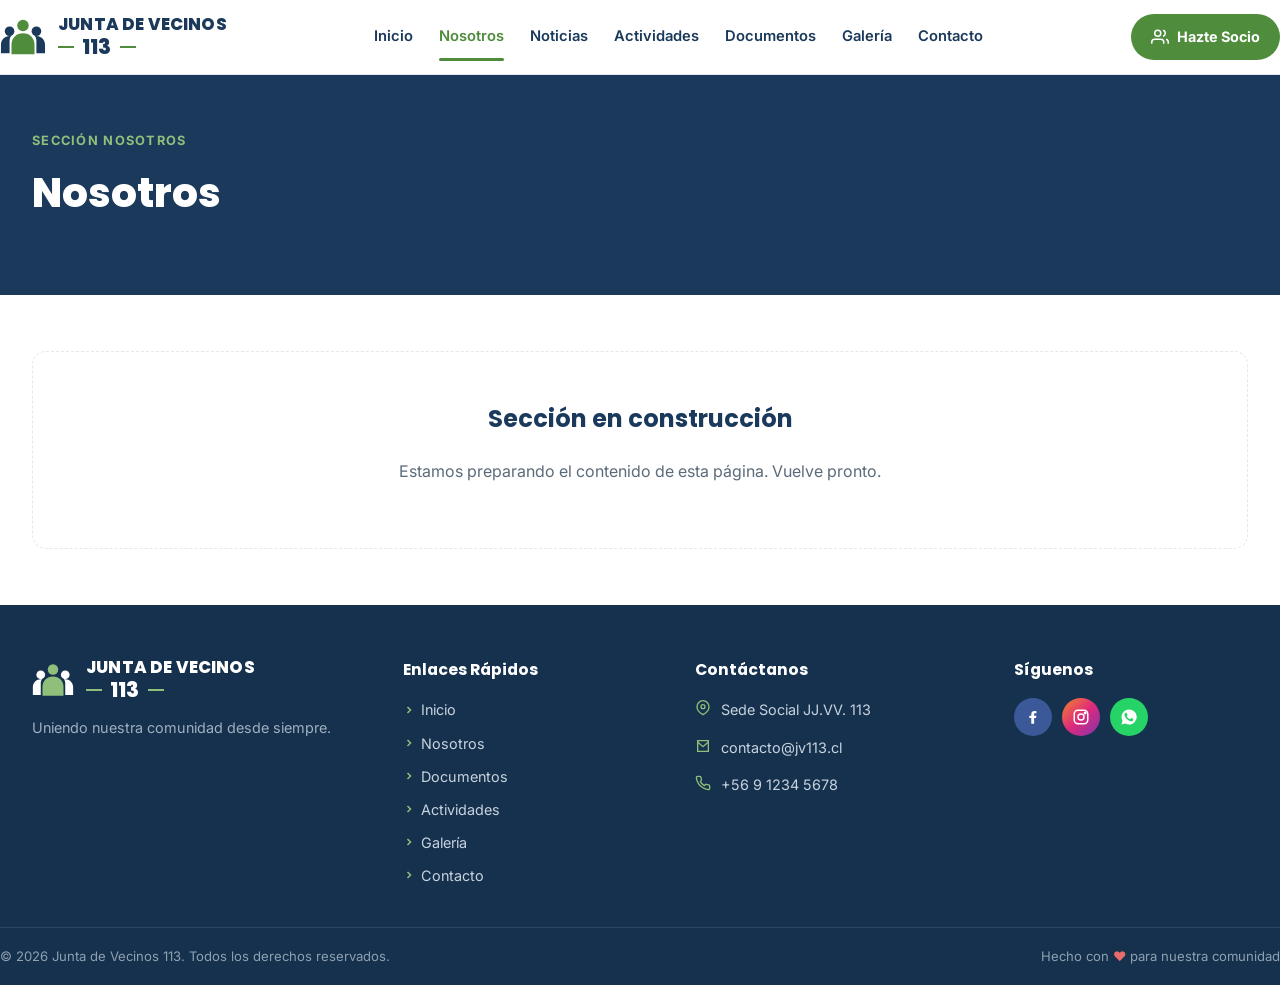
<file: nosotros.html>
<!DOCTYPE html>
<html lang="es">
<head>
<meta charset="UTF-8">
<meta name="viewport" content="width=device-width, initial-scale=1.0">
<title>Nosotros — Junta de Vecinos 113</title>
<meta name="description" content="Conoce a la directiva y la historia de la Junta de Vecinos 113.">
<link rel="stylesheet" href="css/styles.css">
</head>
<body>

<header class="site">
  <div class="wrap nav-row">
    <a href="index.html" class="brand">
      <svg class="brand-mark" viewBox="0 0 48 48" fill="none" xmlns="http://www.w3.org/2000/svg">
        <circle cx="24" cy="12" r="6" fill="#4F8C3B"/>
        <circle cx="10" cy="18" r="5" fill="#1B3A5B"/>
        <circle cx="38" cy="18" r="5" fill="#1B3A5B"/>
        <path d="M24 20c-7 0-12 5-12 12v10h24V32c0-7-5-12-12-12Z" fill="#4F8C3B"/>
        <path d="M10 23c-5 0-9 4-9 9v9h9V28c0-2 .6-3.8 1.7-5.3A9 9 0 0 0 10 23Z" fill="#1B3A5B"/>
        <path d="M38 23c5 0 9 4 9 9v9h-9V28c0-2-.6-3.8-1.7-5.3A9 9 0 0 1 38 23Z" fill="#1B3A5B"/>
      </svg>
      <span class="brand-text">Junta de Vecinos<span class="num">113</span></span>
    </a>
    <button class="menu-toggle" aria-label="Abrir menú" aria-expanded="false">Menú</button>
    <nav class="menu">
      <a href="index.html">Inicio</a>
      <a href="nosotros.html" class="active">Nosotros</a>
      <a href="noticias.html">Noticias</a>
      <a href="actividades.html">Actividades</a>
      <a href="documentos.html">Documentos</a>
      <a href="galeria.html">Galería</a>
      <a href="contacto.html">Contacto</a>
    </nav>
    <a href="contacto.html" class="btn-socio">
      <svg viewBox="0 0 24 24" fill="none" stroke="currentColor" stroke-width="2"><path d="M17 21v-2a4 4 0 0 0-4-4H5a4 4 0 0 0-4 4v2"/><circle cx="9" cy="7" r="4"/><path d="M23 21v-2a4 4 0 0 0-3-3.87M16 3.13a4 4 0 0 1 0 7.75"/></svg>
      <span>Hazte Socio</span>
    </a>
  </div>
</header>

<section class="page-hero">
  <div class="wrap">
    <p class="eyebrow">Sección nosotros</p>
    <h1>Nosotros</h1>
  </div>
</section>

<section class="content">
  <div class="wrap">
    <div class="stub-box">
      <h2>Sección en construcción</h2>
      <p>Estamos preparando el contenido de esta página. Vuelve pronto.</p>
    </div>
  </div>
</section>

<footer class="site">
  <div class="wrap footer-grid">
    <div class="footer-col">
      <div class="footer-brand">
        <svg class="brand-mark" viewBox="0 0 48 48" fill="none" xmlns="http://www.w3.org/2000/svg">
          <circle cx="24" cy="12" r="6" fill="#8FBF7A"/>
          <circle cx="10" cy="18" r="5" fill="#FFFFFF"/>
          <circle cx="38" cy="18" r="5" fill="#FFFFFF"/>
          <path d="M24 20c-7 0-12 5-12 12v10h24V32c0-7-5-12-12-12Z" fill="#8FBF7A"/>
          <path d="M10 23c-5 0-9 4-9 9v9h9V28c0-2 .6-3.8 1.7-5.3A9 9 0 0 0 10 23Z" fill="#FFFFFF"/>
          <path d="M38 23c5 0 9 4 9 9v9h-9V28c0-2-.6-3.8-1.7-5.3A9 9 0 0 1 38 23Z" fill="#FFFFFF"/>
        </svg>
        <span class="brand-text">Junta de Vecinos<span class="num">113</span></span>
      </div>
      <p class="tag">Uniendo nuestra comunidad desde siempre.</p>
    </div>

    <div class="footer-col">
      <h4>Enlaces Rápidos</h4>
      <ul class="footer-links">
        <li><a href="index.html"><svg viewBox="0 0 24 24" fill="none" stroke="currentColor" stroke-width="3"><path d="M9 18l6-6-6-6"/></svg>Inicio</a></li>
        <li><a href="nosotros.html"><svg viewBox="0 0 24 24" fill="none" stroke="currentColor" stroke-width="3"><path d="M9 18l6-6-6-6"/></svg>Nosotros</a></li>
        <li><a href="documentos.html"><svg viewBox="0 0 24 24" fill="none" stroke="currentColor" stroke-width="3"><path d="M9 18l6-6-6-6"/></svg>Documentos</a></li>
        <li><a href="actividades.html"><svg viewBox="0 0 24 24" fill="none" stroke="currentColor" stroke-width="3"><path d="M9 18l6-6-6-6"/></svg>Actividades</a></li>
        <li><a href="galeria.html"><svg viewBox="0 0 24 24" fill="none" stroke="currentColor" stroke-width="3"><path d="M9 18l6-6-6-6"/></svg>Galería</a></li>
        <li><a href="contacto.html"><svg viewBox="0 0 24 24" fill="none" stroke="currentColor" stroke-width="3"><path d="M9 18l6-6-6-6"/></svg>Contacto</a></li>
      </ul>
    </div>

    <div class="footer-col">
      <h4>Contáctanos</h4>
      <ul class="footer-contact">
        <li><svg viewBox="0 0 24 24" fill="none" stroke="currentColor" stroke-width="2"><path d="M21 10c0 7-9 12-9 12s-9-5-9-12a9 9 0 0 1 18 0Z"/><circle cx="12" cy="10" r="3"/></svg>Sede Social JJ.VV. 113</li>
        <li><svg viewBox="0 0 24 24" fill="none" stroke="currentColor" stroke-width="2"><path d="M4 4h16v16H4V4Z"/><path d="m4 6 8 7 8-7"/></svg>contacto@jv113.cl</li>
        <li><svg viewBox="0 0 24 24" fill="none" stroke="currentColor" stroke-width="2"><path d="M22 16.9v3a2 2 0 0 1-2.2 2 19.8 19.8 0 0 1-8.6-3.1 19.5 19.5 0 0 1-6-6A19.8 19.8 0 0 1 2.1 4.2 2 2 0 0 1 4 2h3a2 2 0 0 1 2 1.7c.1.9.3 1.8.6 2.7a2 2 0 0 1-.4 2.1L8 9.9a16 16 0 0 0 6 6l1.4-1.4a2 2 0 0 1 2.1-.4c.9.3 1.8.5 2.7.6a2 2 0 0 1 1.8 2Z"/></svg>+56 9 1234 5678</li>
      </ul>
    </div>

    <div class="footer-col">
      <h4>Síguenos</h4>
      <div class="social-row">
        <a href="#" class="fb" aria-label="Facebook"><svg viewBox="0 0 24 24" fill="currentColor"><path d="M13.5 21v-7.6h2.6l.4-3h-3v-1.9c0-.9.2-1.5 1.5-1.5h1.6V4.3C15.9 4.2 14.9 4 13.7 4c-2.4 0-4 1.5-4 4.2v2.2H7.1v3h2.6V21h3.8Z"/></svg></a>
        <a href="#" class="ig" aria-label="Instagram"><svg viewBox="0 0 24 24" fill="none" stroke="currentColor" stroke-width="2"><rect x="3" y="3" width="18" height="18" rx="5"/><circle cx="12" cy="12" r="4"/><circle cx="17.5" cy="6.5" r="1"/></svg></a>
        <a href="#" class="wa" aria-label="WhatsApp"><svg viewBox="0 0 24 24" fill="currentColor"><path d="M12 2a10 10 0 0 0-8.6 15L2 22l5.2-1.4A10 10 0 1 0 12 2Zm5.7 14.3c-.2.6-1.4 1.2-1.9 1.3-.5.1-1.1.1-1.8-.1-.4-.1-1-.3-1.7-.6-3-1.3-4.9-4.3-5.1-4.5-.1-.2-1.2-1.6-1.2-3.1s.8-2.2 1.1-2.5c.3-.3.6-.4.8-.4h.6c.2 0 .4 0 .6.5.2.6.7 1.9.8 2 .1.2.1.4 0 .6-.1.2-.2.3-.3.5-.2.2-.3.3-.5.5-.2.2-.3.4-.1.7.2.3.8 1.3 1.7 2.1 1.2 1 2.1 1.4 2.4 1.5.3.1.5.1.7-.1.2-.2.7-.8.9-1.1.2-.3.4-.2.6-.1.2.1 1.5.7 1.8.9.3.1.5.2.5.3.1.2.1.7-.1 1.3Z"/></svg></a>
      </div>
    </div>
  </div>

  <div class="wrap footer-bottom">
    <span>© 2026 Junta de Vecinos 113. Todos los derechos reservados.</span>
    <span>Hecho con <span class="heart">♥</span> para nuestra comunidad</span>
  </div>
</footer>

<script src="js/supabase-config.js"></script>
<script src="js/site-images.js"></script>
<script src="js/main.js"></script>
</body>
</html>
</file>
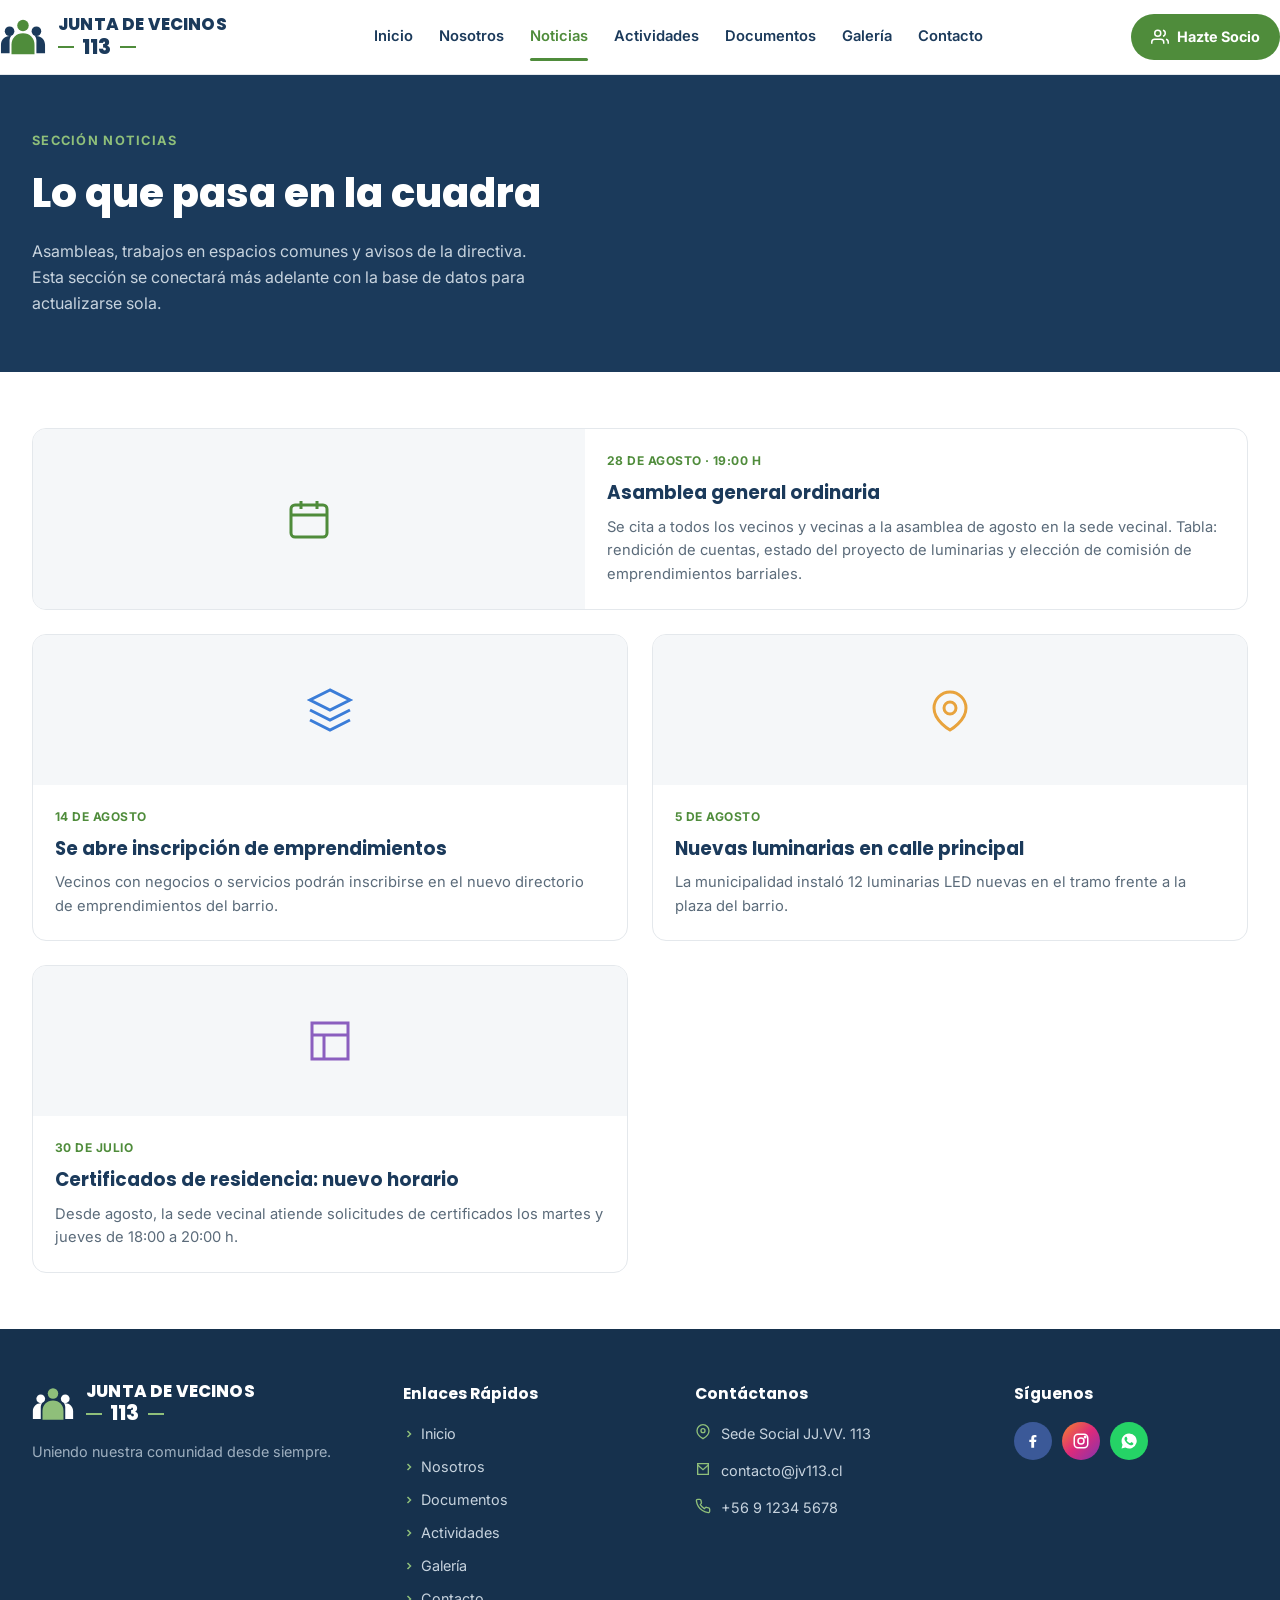
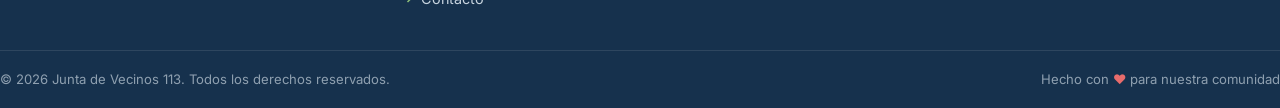
<file: noticias.html>
<!DOCTYPE html>
<html lang="es">
<head>
<meta charset="UTF-8">
<meta name="viewport" content="width=device-width, initial-scale=1.0">
<title>Noticias — Junta de Vecinos 113</title>
<meta name="description" content="Últimas noticias, avisos y asambleas de la Junta de Vecinos 113.">
<link rel="stylesheet" href="css/styles.css">
</head>
<body>

<header class="site">
  <div class="wrap nav-row">
    <a href="index.html" class="brand">
      <svg class="brand-mark" viewBox="0 0 48 48" fill="none" xmlns="http://www.w3.org/2000/svg">
        <circle cx="24" cy="12" r="6" fill="#4F8C3B"/>
        <circle cx="10" cy="18" r="5" fill="#1B3A5B"/>
        <circle cx="38" cy="18" r="5" fill="#1B3A5B"/>
        <path d="M24 20c-7 0-12 5-12 12v10h24V32c0-7-5-12-12-12Z" fill="#4F8C3B"/>
        <path d="M10 23c-5 0-9 4-9 9v9h9V28c0-2 .6-3.8 1.7-5.3A9 9 0 0 0 10 23Z" fill="#1B3A5B"/>
        <path d="M38 23c5 0 9 4 9 9v9h-9V28c0-2-.6-3.8-1.7-5.3A9 9 0 0 1 38 23Z" fill="#1B3A5B"/>
      </svg>
      <span class="brand-text">Junta de Vecinos<span class="num">113</span></span>
    </a>
    <button class="menu-toggle" aria-label="Abrir menú" aria-expanded="false">Menú</button>
    <nav class="menu">
      <a href="index.html">Inicio</a>
      <a href="nosotros.html">Nosotros</a>
      <a href="noticias.html" class="active">Noticias</a>
      <a href="actividades.html">Actividades</a>
      <a href="documentos.html">Documentos</a>
      <a href="galeria.html">Galería</a>
      <a href="contacto.html">Contacto</a>
    </nav>
    <a href="contacto.html" class="btn-socio">
      <svg viewBox="0 0 24 24" fill="none" stroke="currentColor" stroke-width="2"><path d="M17 21v-2a4 4 0 0 0-4-4H5a4 4 0 0 0-4 4v2"/><circle cx="9" cy="7" r="4"/><path d="M23 21v-2a4 4 0 0 0-3-3.87M16 3.13a4 4 0 0 1 0 7.75"/></svg>
      <span>Hazte Socio</span>
    </a>
  </div>
</header>

<section class="page-hero">
  <div class="wrap">
    <p class="eyebrow">Sección noticias</p>
    <h1>Lo que pasa en la cuadra</h1>
    <p>Asambleas, trabajos en espacios comunes y avisos de la directiva. Esta sección se conectará más adelante con la base de datos para actualizarse sola.</p>
  </div>
</section>

<section class="content">
  <div class="wrap">
    <div class="news-grid">

      <article class="news-card featured">
        <div class="thumb">
          <svg viewBox="0 0 24 24" fill="none" stroke="#4F8C3B" stroke-width="1.5"><rect x="3" y="5" width="18" height="16" rx="2"/><path d="M16 3v4M8 3v4M3 10h18"/></svg>
        </div>
        <div class="body">
          <p class="date">28 de agosto · 19:00 h</p>
          <h3>Asamblea general ordinaria</h3>
          <p>Se cita a todos los vecinos y vecinas a la asamblea de agosto en la sede vecinal. Tabla: rendición de cuentas, estado del proyecto de luminarias y elección de comisión de emprendimientos barriales.</p>
        </div>
      </article>

      <article class="news-card">
        <div class="thumb">
          <svg viewBox="0 0 24 24" fill="none" stroke="#3B7DD8" stroke-width="1.5"><path d="M12 2 2 7l10 5 10-5-10-5ZM2 17l10 5 10-5M2 12l10 5 10-5"/></svg>
        </div>
        <div class="body">
          <p class="date">14 de agosto</p>
          <h3>Se abre inscripción de emprendimientos</h3>
          <p>Vecinos con negocios o servicios podrán inscribirse en el nuevo directorio de emprendimientos del barrio.</p>
        </div>
      </article>

      <article class="news-card">
        <div class="thumb">
          <svg viewBox="0 0 24 24" fill="none" stroke="#E8A33D" stroke-width="1.5"><path d="M12 22s8-4.5 8-11a8 8 0 1 0-16 0c0 6.5 8 11 8 11Z"/><circle cx="12" cy="11" r="3"/></svg>
        </div>
        <div class="body">
          <p class="date">5 de agosto</p>
          <h3>Nuevas luminarias en calle principal</h3>
          <p>La municipalidad instaló 12 luminarias LED nuevas en el tramo frente a la plaza del barrio.</p>
        </div>
      </article>

      <article class="news-card">
        <div class="thumb">
          <svg viewBox="0 0 24 24" fill="none" stroke="#8B5FBF" stroke-width="1.5"><path d="M3 3h18v18H3V3Z"/><path d="M3 9h18M9 21V9"/></svg>
        </div>
        <div class="body">
          <p class="date">30 de julio</p>
          <h3>Certificados de residencia: nuevo horario</h3>
          <p>Desde agosto, la sede vecinal atiende solicitudes de certificados los martes y jueves de 18:00 a 20:00 h.</p>
        </div>
      </article>

    </div>
  </div>
</section>

<footer class="site">
  <div class="wrap footer-grid">
    <div class="footer-col">
      <div class="footer-brand">
        <svg class="brand-mark" viewBox="0 0 48 48" fill="none" xmlns="http://www.w3.org/2000/svg">
          <circle cx="24" cy="12" r="6" fill="#8FBF7A"/>
          <circle cx="10" cy="18" r="5" fill="#FFFFFF"/>
          <circle cx="38" cy="18" r="5" fill="#FFFFFF"/>
          <path d="M24 20c-7 0-12 5-12 12v10h24V32c0-7-5-12-12-12Z" fill="#8FBF7A"/>
          <path d="M10 23c-5 0-9 4-9 9v9h9V28c0-2 .6-3.8 1.7-5.3A9 9 0 0 0 10 23Z" fill="#FFFFFF"/>
          <path d="M38 23c5 0 9 4 9 9v9h-9V28c0-2-.6-3.8-1.7-5.3A9 9 0 0 1 38 23Z" fill="#FFFFFF"/>
        </svg>
        <span class="brand-text">Junta de Vecinos<span class="num">113</span></span>
      </div>
      <p class="tag">Uniendo nuestra comunidad desde siempre.</p>
    </div>

    <div class="footer-col">
      <h4>Enlaces Rápidos</h4>
      <ul class="footer-links">
        <li><a href="index.html"><svg viewBox="0 0 24 24" fill="none" stroke="currentColor" stroke-width="3"><path d="M9 18l6-6-6-6"/></svg>Inicio</a></li>
        <li><a href="nosotros.html"><svg viewBox="0 0 24 24" fill="none" stroke="currentColor" stroke-width="3"><path d="M9 18l6-6-6-6"/></svg>Nosotros</a></li>
        <li><a href="documentos.html"><svg viewBox="0 0 24 24" fill="none" stroke="currentColor" stroke-width="3"><path d="M9 18l6-6-6-6"/></svg>Documentos</a></li>
        <li><a href="actividades.html"><svg viewBox="0 0 24 24" fill="none" stroke="currentColor" stroke-width="3"><path d="M9 18l6-6-6-6"/></svg>Actividades</a></li>
        <li><a href="galeria.html"><svg viewBox="0 0 24 24" fill="none" stroke="currentColor" stroke-width="3"><path d="M9 18l6-6-6-6"/></svg>Galería</a></li>
        <li><a href="contacto.html"><svg viewBox="0 0 24 24" fill="none" stroke="currentColor" stroke-width="3"><path d="M9 18l6-6-6-6"/></svg>Contacto</a></li>
      </ul>
    </div>

    <div class="footer-col">
      <h4>Contáctanos</h4>
      <ul class="footer-contact">
        <li><svg viewBox="0 0 24 24" fill="none" stroke="currentColor" stroke-width="2"><path d="M21 10c0 7-9 12-9 12s-9-5-9-12a9 9 0 0 1 18 0Z"/><circle cx="12" cy="10" r="3"/></svg>Sede Social JJ.VV. 113</li>
        <li><svg viewBox="0 0 24 24" fill="none" stroke="currentColor" stroke-width="2"><path d="M4 4h16v16H4V4Z"/><path d="m4 6 8 7 8-7"/></svg>contacto@jv113.cl</li>
        <li><svg viewBox="0 0 24 24" fill="none" stroke="currentColor" stroke-width="2"><path d="M22 16.9v3a2 2 0 0 1-2.2 2 19.8 19.8 0 0 1-8.6-3.1 19.5 19.5 0 0 1-6-6A19.8 19.8 0 0 1 2.1 4.2 2 2 0 0 1 4 2h3a2 2 0 0 1 2 1.7c.1.9.3 1.8.6 2.7a2 2 0 0 1-.4 2.1L8 9.9a16 16 0 0 0 6 6l1.4-1.4a2 2 0 0 1 2.1-.4c.9.3 1.8.5 2.7.6a2 2 0 0 1 1.8 2Z"/></svg>+56 9 1234 5678</li>
      </ul>
    </div>

    <div class="footer-col">
      <h4>Síguenos</h4>
      <div class="social-row">
        <a href="#" class="fb" aria-label="Facebook"><svg viewBox="0 0 24 24" fill="currentColor"><path d="M13.5 21v-7.6h2.6l.4-3h-3v-1.9c0-.9.2-1.5 1.5-1.5h1.6V4.3C15.9 4.2 14.9 4 13.7 4c-2.4 0-4 1.5-4 4.2v2.2H7.1v3h2.6V21h3.8Z"/></svg></a>
        <a href="#" class="ig" aria-label="Instagram"><svg viewBox="0 0 24 24" fill="none" stroke="currentColor" stroke-width="2"><rect x="3" y="3" width="18" height="18" rx="5"/><circle cx="12" cy="12" r="4"/><circle cx="17.5" cy="6.5" r="1"/></svg></a>
        <a href="#" class="wa" aria-label="WhatsApp"><svg viewBox="0 0 24 24" fill="currentColor"><path d="M12 2a10 10 0 0 0-8.6 15L2 22l5.2-1.4A10 10 0 1 0 12 2Zm5.7 14.3c-.2.6-1.4 1.2-1.9 1.3-.5.1-1.1.1-1.8-.1-.4-.1-1-.3-1.7-.6-3-1.3-4.9-4.3-5.1-4.5-.1-.2-1.2-1.6-1.2-3.1s.8-2.2 1.1-2.5c.3-.3.6-.4.8-.4h.6c.2 0 .4 0 .6.5.2.6.7 1.9.8 2 .1.2.1.4 0 .6-.1.2-.2.3-.3.5-.2.2-.3.3-.5.5-.2.2-.3.4-.1.7.2.3.8 1.3 1.7 2.1 1.2 1 2.1 1.4 2.4 1.5.3.1.5.1.7-.1.2-.2.7-.8.9-1.1.2-.3.4-.2.6-.1.2.1 1.5.7 1.8.9.3.1.5.2.5.3.1.2.1.7-.1 1.3Z"/></svg></a>
      </div>
    </div>
  </div>

  <div class="wrap footer-bottom">
    <span>© 2026 Junta de Vecinos 113. Todos los derechos reservados.</span>
    <span>Hecho con <span class="heart">♥</span> para nuestra comunidad</span>
  </div>
</footer>

<script src="js/supabase-config.js"></script>
<script src="js/site-images.js"></script>
<script src="js/main.js"></script>
</body>
</html>
</file>
<file: css/styles.css>
/* ============================================
   Junta de Vecinos 113 — Sistema de diseño
   Navy #1B3A5B · Verde #4F8C3B · fondos claros
   Tipografía: Poppins (display) + Inter (texto)
   ============================================ */

@import url('https://fonts.googleapis.com/css2?family=Poppins:wght@600;700;800&family=Inter:wght@400;500;600;700&display=swap');

:root {
  --navy: #1B3A5B;
  --navy-dark: #16314D;
  --green: #4F8C3B;
  --green-dark: #3E702E;
  --ink: #22303F;
  --muted: #5B6B7A;
  --line: #E4E8EC;
  --bg-soft: #F5F7F9;
  --white: #FFFFFF;

  --blue-bg: #E3F0FB; --blue-ic: #3B7DD8;
  --green-bg: #E5F3DE; --green-ic: #4F8C3B;
  --amber-bg: #FDEBD3; --amber-ic: #E8A33D;
  --purple-bg: #EDE3F7; --purple-ic: #8B5FBF;

  --display: 'Poppins', sans-serif;
  --body: 'Inter', system-ui, sans-serif;
}

* { box-sizing: border-box; }
html { scroll-behavior: smooth; }

body {
  margin: 0;
  background: var(--white);
  color: var(--ink);
  font-family: var(--body);
  line-height: 1.6;
  -webkit-font-smoothing: antialiased;
}

img { max-width: 100%; display: block; }
a { color: inherit; }

.wrap {
  max-width: 1280px;
  margin: 0 auto;
  padding: 0 32px;
}

/* ---------- Header ---------- */
header.site {
  background: var(--white);
  border-bottom: 1px solid var(--line);
  position: sticky;
  top: 0;
  z-index: 30;
}

.nav-row {
  display: flex;
  align-items: center;
  justify-content: space-between;
  gap: 24px;
  padding: 14px 0;
}

.brand {
  display: flex;
  align-items: center;
  gap: 12px;
  text-decoration: none;
  flex-shrink: 0;
}

.brand-mark { width: 46px; height: 46px; flex-shrink: 0; }

.brand-text {
  font-family: var(--display);
  font-weight: 800;
  font-size: 1.05rem;
  letter-spacing: 0.01em;
  color: var(--navy);
  line-height: 1.2;
  text-transform: uppercase;
}
.brand-text .num {
  display: flex;
  align-items: center;
  gap: 8px;
  font-size: 1.3rem;
  color: var(--navy);
}
.brand-text .num::before,
.brand-text .num::after {
  content: "";
  height: 2px;
  width: 16px;
  background: var(--green);
}

nav.menu {
  display: flex;
  gap: 26px;
  flex-wrap: wrap;
}

nav.menu a {
  position: relative;
  text-decoration: none;
  font-family: var(--body);
  font-weight: 600;
  font-size: 0.92rem;
  color: var(--navy);
  padding: 6px 0;
}

nav.menu a.active { color: var(--green); }
nav.menu a.active::after {
  content: "";
  position: absolute;
  bottom: -6px;
  left: 0;
  width: 100%;
  height: 3px;
  background: var(--green);
  border-radius: 2px;
}

.menu-toggle {
  display: none;
  background: none;
  border: 1px solid var(--line);
  border-radius: 8px;
  padding: 8px 12px;
  font-family: var(--body);
  font-weight: 600;
  font-size: 0.85rem;
  cursor: pointer;
  color: var(--navy);
}

.btn-socio {
  display: inline-flex;
  align-items: center;
  gap: 8px;
  background: var(--green);
  color: var(--white);
  font-family: var(--body);
  font-weight: 700;
  font-size: 0.9rem;
  text-decoration: none;
  padding: 11px 20px;
  border-radius: 24px;
  flex-shrink: 0;
  transition: background 0.15s ease;
}
.btn-socio:hover { background: var(--green-dark); }
.btn-socio svg { width: 18px; height: 18px; }

/* ---------- Hero ---------- */
.hero {
  position: relative;
  min-height: 560px;
  display: flex;
  align-items: center;
  overflow: hidden;
  background: linear-gradient(180deg, #cfe0ee 0%, #dce8d8 60%, #e9edd f 100%);
}

.hero .hero-photo {
  position: absolute;
  inset: 0;
  width: 100%;
  height: 100%;
  object-fit: cover;
  z-index: 0;
}

.hero .hero-scrim {
  position: absolute;
  inset: 0;
  background: linear-gradient(90deg, rgba(255,255,255,0.55) 0%, rgba(255,255,255,0.15) 45%, rgba(255,255,255,0.05) 100%);
  z-index: 1;
}

.hero-inner {
  position: relative;
  z-index: 2;
  width: 100%;
  display: grid;
  grid-template-columns: 1.1fr 0.9fr;
  gap: 40px;
  align-items: center;
  padding: 64px 0;
}

.hero-copy h1 {
  font-family: var(--display);
  font-weight: 800;
  text-transform: uppercase;
  font-size: clamp(1.7rem, 3vw, 2.3rem);
  color: var(--navy);
  margin: 0 0 4px;
  line-height: 1.1;
}

.hero-copy .num-line {
  display: flex;
  align-items: center;
  gap: 16px;
  margin: 6px 0 20px;
}
.hero-copy .num-line::before,
.hero-copy .num-line::after {
  content: "";
  height: 3px;
  width: 34px;
  background: var(--green);
}
.hero-copy .num-line span {
  font-family: var(--display);
  font-weight: 800;
  font-size: clamp(2.8rem, 6vw, 4rem);
  color: var(--green);
  line-height: 1;
}

.hero-copy h2 {
  font-family: var(--display);
  font-weight: 700;
  font-size: 1.3rem;
  color: var(--navy);
  margin: 0 0 18px;
  line-height: 1.35;
}

.hero-copy p {
  color: var(--muted);
  font-size: 1rem;
  max-width: 46ch;
  margin: 0 0 26px;
}

.btn-cta {
  display: inline-flex;
  align-items: center;
  gap: 10px;
  background: var(--green);
  color: var(--white);
  font-family: var(--body);
  font-weight: 700;
  font-size: 0.95rem;
  text-decoration: none;
  padding: 14px 26px;
  border-radius: 26px;
  transition: background 0.15s ease, transform 0.12s ease;
}
.btn-cta:hover { background: var(--green-dark); transform: translateX(2px); }
.btn-cta svg { width: 18px; height: 18px; }

/* ---------- Tarjeta actividades flotante ---------- */
.activities-card {
  background: var(--white);
  border-radius: 16px;
  box-shadow: 0 20px 45px rgba(27, 58, 91, 0.18);
  padding: 26px;
}

.activities-card .head {
  display: flex;
  align-items: center;
  gap: 12px;
  margin-bottom: 18px;
}
.activities-card .head .ic {
  width: 38px;
  height: 38px;
  border-radius: 10px;
  background: var(--green);
  display: flex;
  align-items: center;
  justify-content: center;
}
.activities-card .head .ic svg { width: 20px; height: 20px; color: var(--white); }
.activities-card .head h3 {
  font-family: var(--display);
  font-weight: 700;
  font-size: 1.1rem;
  color: var(--navy);
  margin: 0;
}

.activity-item {
  display: flex;
  align-items: center;
  gap: 16px;
  padding: 14px 0;
  border-bottom: 1px solid var(--line);
  text-decoration: none;
  color: inherit;
}
.activity-item:last-of-type { border-bottom: none; }

.activity-item .date-badge {
  flex-shrink: 0;
  width: 46px;
  text-align: center;
  font-family: var(--display);
}
.activity-item .date-badge .day { font-weight: 800; font-size: 1.15rem; color: var(--green); display: block; }
.activity-item .date-badge .mon {
  font-weight: 600; font-size: 0.65rem; letter-spacing: 0.05em;
  text-transform: uppercase; color: var(--muted);
}

.activity-item .info { flex: 1; }
.activity-item .info .title { font-weight: 700; color: var(--navy); font-size: 0.95rem; margin: 0 0 3px; }
.activity-item .info .meta { color: var(--muted); font-size: 0.83rem; }

.activity-item .chev { color: var(--green); flex-shrink: 0; }
.activity-item .chev svg { width: 18px; height: 18px; }

.see-all {
  display: inline-flex;
  align-items: center;
  gap: 8px;
  margin-top: 16px;
  font-weight: 700;
  font-size: 0.9rem;
  color: var(--green);
  text-decoration: none;
}
.see-all svg { width: 16px; height: 16px; }

/* ---------- Features ---------- */
.features {
  background: var(--bg-soft);
  padding: 56px 0;
}

.feature-grid {
  display: grid;
  grid-template-columns: repeat(4, 1fr);
  gap: 24px;
}

.feature-card {
  background: var(--white);
  border-radius: 14px;
  padding: 28px 24px;
  border: 1px solid var(--line);
}

.feature-card .ic-circle {
  width: 52px;
  height: 52px;
  border-radius: 50%;
  display: flex;
  align-items: center;
  justify-content: center;
  margin-bottom: 18px;
}
.feature-card .ic-circle svg { width: 24px; height: 24px; }

.feature-card.blue .ic-circle { background: var(--blue-bg); color: var(--blue-ic); }
.feature-card.green .ic-circle { background: var(--green-bg); color: var(--green-ic); }
.feature-card.amber .ic-circle { background: var(--amber-bg); color: var(--amber-ic); }
.feature-card.purple .ic-circle { background: var(--purple-bg); color: var(--purple-ic); }

.feature-card h3 {
  font-family: var(--display);
  font-weight: 700;
  font-size: 1.05rem;
  color: var(--navy);
  margin: 0 0 10px;
}

.feature-card p {
  color: var(--muted);
  font-size: 0.92rem;
  margin: 0 0 16px;
}

.feature-card .more {
  display: inline-flex;
  align-items: center;
  gap: 6px;
  font-weight: 700;
  font-size: 0.88rem;
  color: var(--navy);
  text-decoration: none;
}
.feature-card .more svg { width: 15px; height: 15px; color: var(--green); }

/* ---------- Secciones internas (noticias / contacto / stub) ---------- */
.page-hero {
  background: var(--navy);
  padding: 56px 0;
}
.page-hero .eyebrow {
  font-family: var(--body);
  font-weight: 700;
  font-size: 0.8rem;
  letter-spacing: 0.1em;
  text-transform: uppercase;
  color: #8FBF7A;
  margin: 0 0 10px;
}
.page-hero h1 {
  font-family: var(--display);
  font-weight: 800;
  font-size: clamp(1.8rem, 4vw, 2.5rem);
  color: var(--white);
  margin: 0 0 14px;
}
.page-hero p {
  color: #C7D3DE;
  max-width: 50ch;
  margin: 0;
}

section.content { padding: 56px 0; }

.section-head {
  display: flex;
  align-items: baseline;
  justify-content: space-between;
  gap: 20px;
  margin-bottom: 30px;
}
.section-head h2 {
  font-family: var(--display);
  font-weight: 800;
  font-size: 1.6rem;
  color: var(--navy);
  margin: 0;
}
.section-head .tag {
  font-family: var(--body);
  font-weight: 600;
  font-size: 0.8rem;
  color: var(--green);
}

/* ---------- Noticias ---------- */
.news-grid {
  display: grid;
  grid-template-columns: repeat(2, 1fr);
  gap: 24px;
}

.news-card {
  background: var(--white);
  border: 1px solid var(--line);
  border-radius: 14px;
  overflow: hidden;
}

.news-card .thumb {
  height: 150px;
  background: var(--bg-soft);
  display: flex;
  align-items: center;
  justify-content: center;
}
.news-card .thumb svg { width: 48px; height: 48px; }

.news-card .body { padding: 22px; }

.news-card .date {
  font-family: var(--body);
  font-weight: 700;
  font-size: 0.75rem;
  letter-spacing: 0.04em;
  text-transform: uppercase;
  color: var(--green);
  margin: 0 0 8px;
}

.news-card h3 {
  font-family: var(--display);
  font-weight: 700;
  font-size: 1.15rem;
  color: var(--navy);
  margin: 0 0 8px;
}

.news-card p { margin: 0; color: var(--muted); font-size: 0.92rem; }

.news-card.featured {
  grid-column: 1 / -1;
  display: grid;
  grid-template-columns: 1fr 1.2fr;
}
.news-card.featured .thumb { height: 100%; }

/* ---------- Contacto ---------- */
.contact-grid {
  display: grid;
  grid-template-columns: 1fr 1fr;
  gap: 40px;
}

.info-list { list-style: none; padding: 0; margin: 0 0 24px; }
.info-list li {
  display: flex;
  align-items: center;
  gap: 14px;
  padding: 13px 0;
  border-bottom: 1px solid var(--line);
}
.info-list .ic {
  width: 36px; height: 36px; border-radius: 50%;
  background: var(--green-bg); color: var(--green-ic);
  display: flex; align-items: center; justify-content: center;
  flex-shrink: 0;
}
.info-list .ic svg { width: 17px; height: 17px; }
.info-list .label {
  display: block;
  font-weight: 700;
  font-size: 0.7rem;
  letter-spacing: 0.05em;
  text-transform: uppercase;
  color: var(--muted);
}

.info-card {
  background: var(--bg-soft);
  border-radius: 14px;
  padding: 22px;
}
.info-card h3 { font-family: var(--display); font-weight: 700; color: var(--navy); margin: 0 0 8px; font-size: 1.05rem; }
.info-card p { margin: 0; color: var(--muted); font-size: 0.92rem; }

form.contact-form { display: flex; flex-direction: column; gap: 16px; }

.field label {
  display: block;
  font-weight: 600;
  font-size: 0.82rem;
  color: var(--navy);
  margin-bottom: 6px;
}

.field input, .field textarea {
  width: 100%;
  background: var(--white);
  border: 1px solid var(--line);
  border-radius: 10px;
  padding: 12px 14px;
  font-family: var(--body);
  font-size: 0.95rem;
  color: var(--ink);
}
.field input:focus, .field textarea:focus {
  outline: 2px solid var(--green);
  outline-offset: 1px;
  border-color: var(--green);
}

.field textarea { resize: vertical; min-height: 120px; }

.form-note { font-size: 0.82rem; color: var(--muted); }

/* ---------- Stub / próximamente ---------- */
.stub-box {
  border: 1px dashed var(--line);
  border-radius: 14px;
  padding: 48px;
  text-align: center;
  color: var(--muted);
}
.stub-box h2 { font-family: var(--display); color: var(--navy); margin-top: 0; }

/* ---------- Footer ---------- */
footer.site {
  background: var(--navy-dark);
  color: #C7D3DE;
  padding: 52px 0 0;
}

.footer-grid {
  display: grid;
  grid-template-columns: 1.3fr 1fr 1.1fr 0.9fr;
  gap: 32px;
  padding-bottom: 40px;
}

.footer-brand { display: flex; align-items: center; gap: 12px; margin-bottom: 14px; }
.footer-brand .brand-mark { width: 42px; height: 42px; }
.footer-brand .brand-text { color: var(--white); }
.footer-brand .brand-text .num { color: var(--white); }
.footer-brand .brand-text .num::before,
.footer-brand .brand-text .num::after { background: #8FBF7A; }

.footer-col p.tag { color: #9FB0C0; font-size: 0.9rem; margin: 0; }

.footer-col h4 {
  font-family: var(--display);
  font-weight: 700;
  color: var(--white);
  font-size: 0.98rem;
  margin: 0 0 16px;
}

.footer-links { list-style: none; padding: 0; margin: 0; display: flex; flex-direction: column; gap: 10px; }
.footer-links a { color: #C7D3DE; text-decoration: none; font-size: 0.9rem; display: flex; align-items: center; gap: 6px; }
.footer-links a svg { width: 12px; height: 12px; color: #8FBF7A; }

.footer-contact { list-style: none; padding: 0; margin: 0; display: flex; flex-direction: column; gap: 14px; }
.footer-contact li { display: flex; align-items: flex-start; gap: 10px; font-size: 0.9rem; }
.footer-contact svg { width: 16px; height: 16px; color: #8FBF7A; flex-shrink: 0; margin-top: 2px; }

.social-row { display: flex; gap: 10px; }
.social-row a {
  width: 38px; height: 38px; border-radius: 50%;
  display: flex; align-items: center; justify-content: center;
  text-decoration: none;
}
.social-row a svg { width: 18px; height: 18px; color: var(--white); }
.social-row .fb { background: #3B5998; }
.social-row .ig { background: linear-gradient(135deg, #F58529, #DD2A7B, #8134AF); }
.social-row .wa { background: #25D366; }

.footer-bottom {
  border-top: 1px solid rgba(255,255,255,0.1);
  padding: 18px 0;
  display: flex;
  justify-content: space-between;
  align-items: center;
  flex-wrap: wrap;
  gap: 10px;
  font-size: 0.82rem;
  color: #8FA0B0;
}
.footer-bottom .heart { color: #E86C6C; }

/* ---------- Accesibilidad ---------- */
a:focus-visible, button:focus-visible {
  outline: 2px solid var(--green);
  outline-offset: 2px;
}
@media (prefers-reduced-motion: reduce) {
  html { scroll-behavior: auto; }
  .btn-cta, .btn-socio { transition: none; }
}

/* ---------- Responsive ---------- */
@media (max-width: 1000px) {
  .hero-inner { grid-template-columns: 1fr; }
  .feature-grid { grid-template-columns: repeat(2, 1fr); }
  .footer-grid { grid-template-columns: 1fr 1fr; }
}

@media (max-width: 800px) {
  .news-grid { grid-template-columns: 1fr; }
  .news-card.featured { grid-template-columns: 1fr; }
  .contact-grid { grid-template-columns: 1fr; }
}

@media (max-width: 780px) {
  nav.menu {
    display: none;
    position: absolute;
    top: 100%;
    left: 0;
    right: 0;
    background: var(--white);
    border-bottom: 1px solid var(--line);
    flex-direction: column;
    gap: 0;
    padding: 8px 0;
  }
  nav.menu.open { display: flex; }
  nav.menu a { padding: 12px 32px; }
  nav.menu a.active::after { display: none; }
  .menu-toggle { display: block; }
  .btn-socio span { display: none; }
  .feature-grid { grid-template-columns: 1fr; }
  .footer-grid { grid-template-columns: 1fr; }
}
</file>
